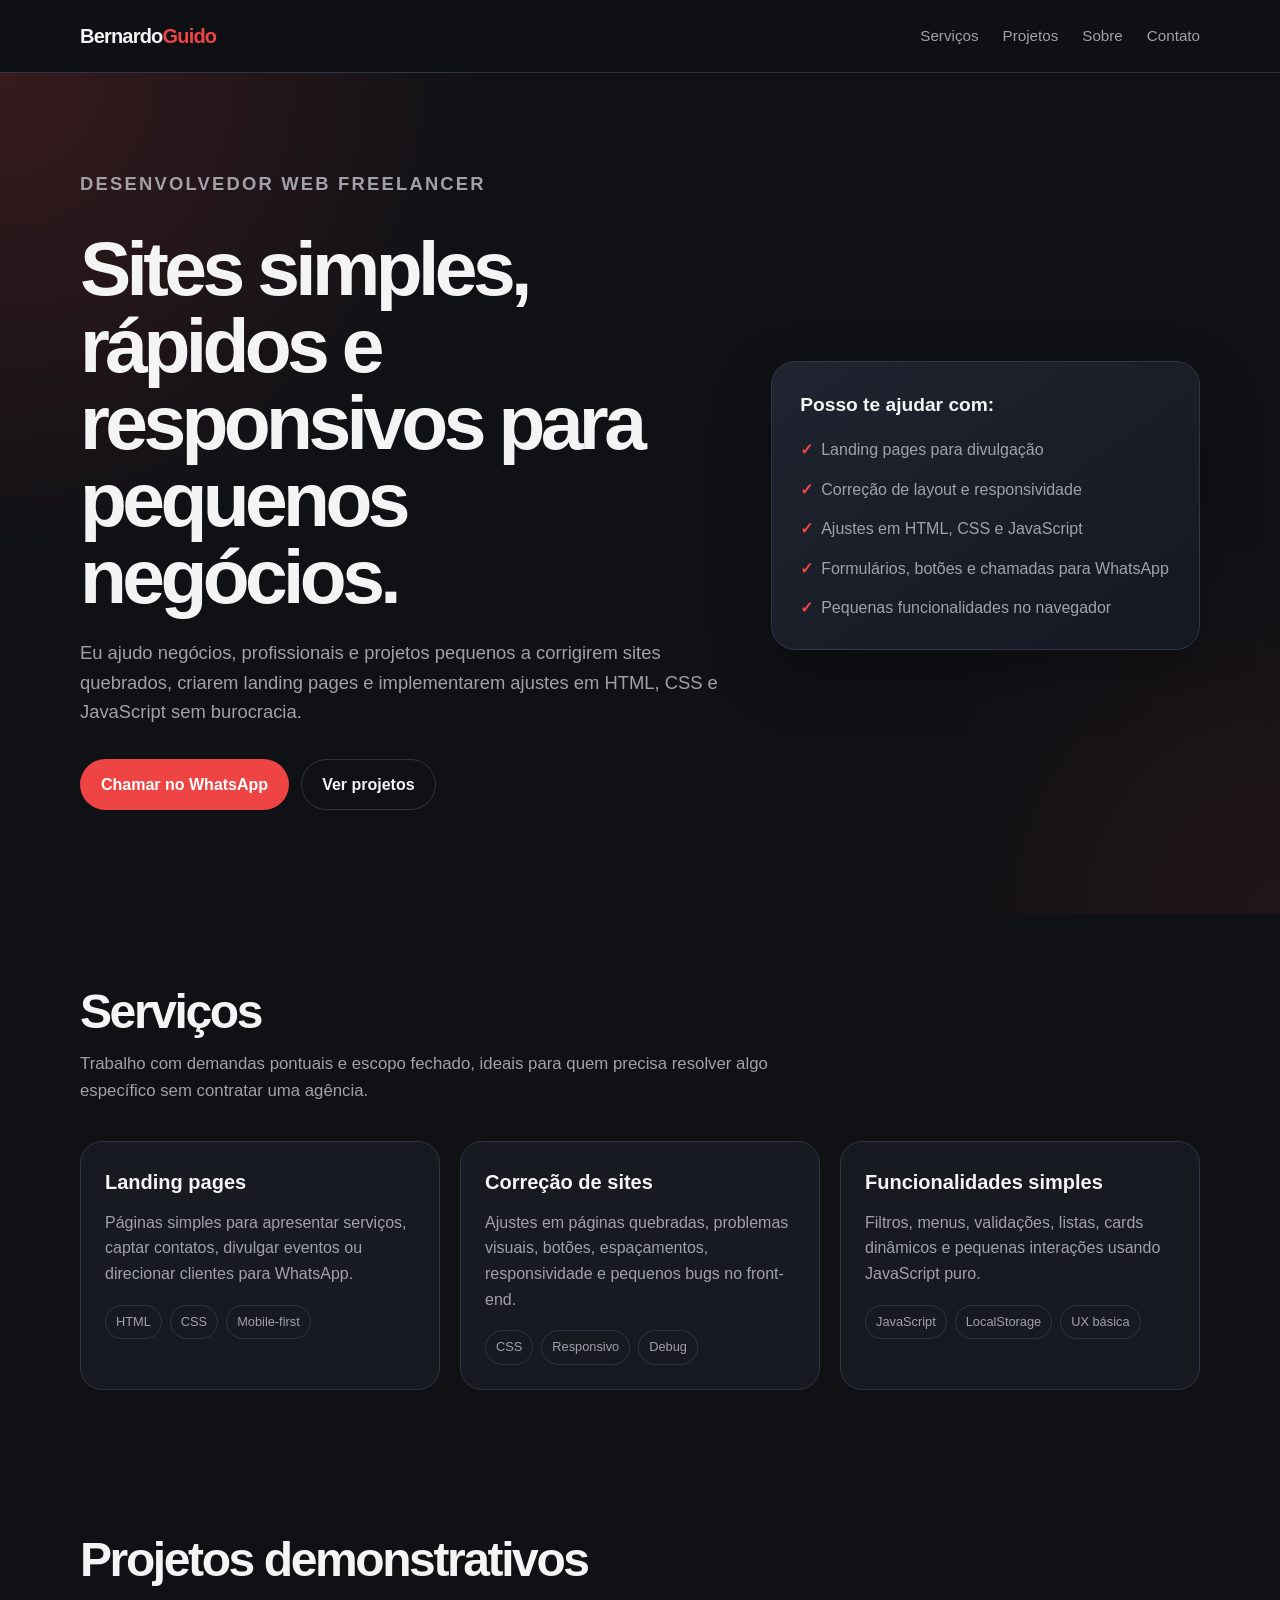
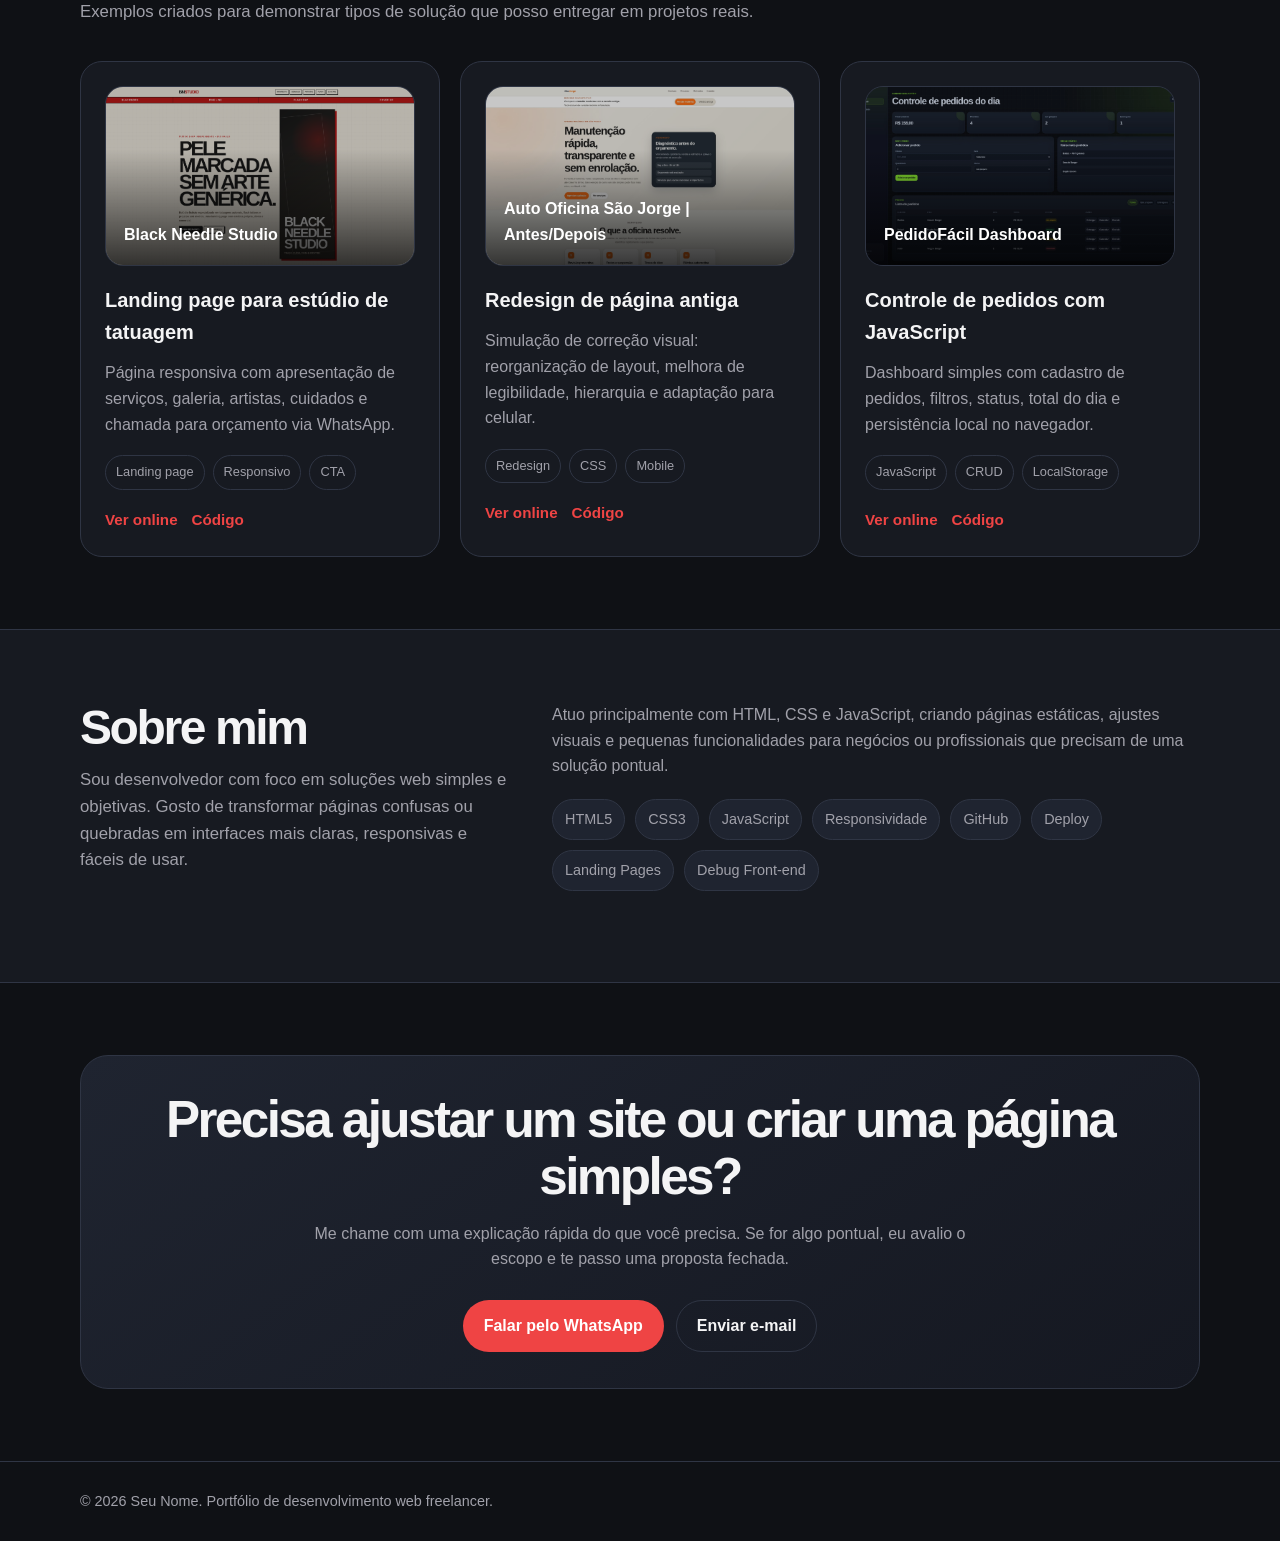
<file: index.html>
<html lang="pt-BR">

<head>
  <meta charset="UTF-8" />
  <meta name="viewport" content="width=device-width, initial-scale=1.0" />
  <meta name="description"
    content="Portfólio de desenvolvedor web freelancer especializado em landing pages, ajustes de sites, responsividade e pequenos sistemas em JavaScript." />
  <title>Bernardo Guido | Desenvolvedor Web Freelancer</title>
  <link rel="stylesheet" href="styles.css" />
</head>

<body>
  <header>
    <div class="container nav">
      <a href="#top" class="logo">Bernardo<span>Guido</span></a>

      <button class="menu-toggle" type="button" aria-label="Abrir menu" aria-expanded="false"
        aria-controls="menu-principal">
        <span></span>
        <span></span>
        <span></span>
      </button>

      <nav id="menu-principal" class="nav-links" aria-label="Navegação principal">
        <a href="#servicos">Serviços</a>
        <a href="#projetos">Projetos</a>
        <a href="#sobre">Sobre</a>
        <a href="#contato">Contato</a>
      </nav>
    </div>
  </header>

  <main id="top">
    <section class="hero">
      <div class="container hero-grid">
        <div>
          <p class="eyebrow">Desenvolvedor web freelancer</p>
          <h1>Sites simples, rápidos e responsivos para pequenos negócios.</h1>
          <p>
            Eu ajudo negócios, profissionais e projetos pequenos a corrigirem sites quebrados,
            criarem landing pages e implementarem ajustes em HTML, CSS e JavaScript sem burocracia.
          </p>
          <div class="hero-actions">
            <a class="btn btn-primary" href="https://wa.me/5511970653429" target="_blank"
              rel="noopener noreferrer">Chamar no WhatsApp</a>
            <a class="btn btn-secondary" href="#projetos">Ver projetos</a>
          </div>
        </div>

        <aside class="hero-card" aria-label="Resumo dos serviços">
          <h2>Posso te ajudar com:</h2>
          <ul>
            <li>Landing pages para divulgação</li>
            <li>Correção de layout e responsividade</li>
            <li>Ajustes em HTML, CSS e JavaScript</li>
            <li>Formulários, botões e chamadas para WhatsApp</li>
            <li>Pequenas funcionalidades no navegador</li>
          </ul>
        </aside>
      </div>
    </section>

    <section id="servicos">
      <div class="container">
        <div class="section-header">
          <h2>Serviços</h2>
          <p>Trabalho com demandas pontuais e escopo fechado, ideais para quem precisa resolver algo específico sem
            contratar uma agência.</p>
        </div>

        <div class="services-grid">
          <article class="card">
            <h3>Landing pages</h3>
            <p>Páginas simples para apresentar serviços, captar contatos, divulgar eventos ou direcionar clientes para
              WhatsApp.</p>
            <div class="tags">
              <span class="tag">HTML</span>
              <span class="tag">CSS</span>
              <span class="tag">Mobile-first</span>
            </div>
          </article>

          <article class="card">
            <h3>Correção de sites</h3>
            <p>Ajustes em páginas quebradas, problemas visuais, botões, espaçamentos, responsividade e pequenos bugs no
              front-end.</p>
            <div class="tags">
              <span class="tag">CSS</span>
              <span class="tag">Responsivo</span>
              <span class="tag">Debug</span>
            </div>
          </article>

          <article class="card">
            <h3>Funcionalidades simples</h3>
            <p>Filtros, menus, validações, listas, cards dinâmicos e pequenas interações usando JavaScript puro.</p>
            <div class="tags">
              <span class="tag">JavaScript</span>
              <span class="tag">LocalStorage</span>
              <span class="tag">UX básica</span>
            </div>
          </article>
        </div>
      </div>
    </section>

    <section id="projetos">
      <div class="container">
        <div class="section-header">
          <h2>Projetos demonstrativos</h2>
          <p>Exemplos criados para demonstrar tipos de solução que posso entregar em projetos reais.</p>
        </div>

        <div class="projects-grid">
          <article class="card">
            <div class="project-preview">
              <img src="assets/preview-black-needle.jpg" alt="Preview do projeto Black Needle Studio" />
              <span>Black Needle Studio</span>
            </div>
            <h3>Landing page para estúdio de tatuagem</h3>
            <p>Página responsiva com apresentação de serviços, galeria, artistas, cuidados e chamada para orçamento via
              WhatsApp.</p>
            <div class="tags">
              <span class="tag">Landing page</span>
              <span class="tag">Responsivo</span>
              <span class="tag">CTA</span>
            </div>
            <div class="project-links">
              <a href="projetos/black-needle-studio/" aria-label="Ver projeto Black Needle Studio online">Ver
                online</a>
              <a href="https://github.com/Beguido2/portfolio-freelas/tree/main/projetos/black-needle-studio"
                target="_blank" rel="noopener noreferrer" aria-label="Ver código Black Needle Studio">Código</a>
            </div>
          </article>

          <article class="card">
            <div class="project-preview">
              <img src="assets/preview-auto-oficina.jpg" alt="Preview do projeto Auto Oficina São Jorge" />
              <span>Auto Oficina São Jorge | Antes/Depois</span>
            </div>
            <h3>Redesign de página antiga</h3>
            <p>Simulação de correção visual: reorganização de layout, melhora de legibilidade, hierarquia e adaptação
              para celular.</p>
            <div class="tags">
              <span class="tag">Redesign</span>
              <span class="tag">CSS</span>
              <span class="tag">Mobile</span>
            </div>
            <div class="project-links">
              <a href="projetos/auto-oficina-sao-jorge/" aria-label="Ver projeto Auto Oficina São Jorge online">Ver
                online</a>
              <a href="https://github.com/Beguido2/portfolio-freelas/tree/main/projetos/auto-oficina-sao-jorge"
                target="_blank" rel="noopener noreferrer" aria-label="Ver código do redesign">Código</a>
            </div>
          </article>

          <article class="card">
            <div class="project-preview">
              <img src="assets/preview-pedido-facil.jpg" alt="Preview do projeto PedidoFácil Dashboard" />
              <span>PedidoFácil Dashboard</span>
            </div>
            <h3>Controle de pedidos com JavaScript</h3>
            <p>Dashboard simples com cadastro de pedidos, filtros, status, total do dia e persistência local no
              navegador.</p>
            <div class="tags">
              <span class="tag">JavaScript</span>
              <span class="tag">CRUD</span>
              <span class="tag">LocalStorage</span>
            </div>
            <div class="project-links">
              <a href="projetos/pedido-facil-dashboard/" aria-label="Ver projeto PedidoFácil Dashboard online">Ver
                online</a>
              <a href="https://github.com/Beguido2/portfolio-freelas/tree/main/projetos/pedido-facil-dashboard"
                target="_blank" rel="noopener noreferrer" aria-label="Ver código do mini dashboard">Código</a>
            </div>
          </article>
        </div>
      </div>
    </section>

    <section id="sobre" class="about">
      <div class="container about-grid">
        <div class="section-header">
          <h2>Sobre mim</h2>
          <p>
            Sou desenvolvedor com foco em soluções web simples e objetivas. Gosto de transformar páginas confusas ou
            quebradas em interfaces mais claras, responsivas e fáceis de usar.
          </p>
        </div>

        <div>
          <p class="about-text">
            Atuo principalmente com HTML, CSS e JavaScript, criando páginas estáticas, ajustes visuais e pequenas
            funcionalidades para negócios ou profissionais que precisam de uma solução pontual.
          </p>
          <div class="skills">
            <span class="skill">HTML5</span>
            <span class="skill">CSS3</span>
            <span class="skill">JavaScript</span>
            <span class="skill">Responsividade</span>
            <span class="skill">GitHub</span>
            <span class="skill">Deploy</span>
            <span class="skill">Landing Pages</span>
            <span class="skill">Debug Front-end</span>
          </div>
        </div>
      </div>
    </section>

    <section id="contato">
      <div class="container">
        <div class="contact-box">
          <h2>Precisa ajustar um site ou criar uma página simples?</h2>
          <p>
            Me chame com uma explicação rápida do que você precisa. Se for algo pontual, eu avalio o escopo e te passo
            uma proposta fechada.
          </p>
          <div class="hero-actions contact-actions">
            <a class="btn btn-primary" href="https://wa.me/5511970653429" target="_blank"
              rel="noopener noreferrer">Falar pelo WhatsApp</a>
            <a class="btn btn-secondary" href="mailto:beguidof@gmail.com">Enviar e-mail</a>
          </div>
        </div>
      </div>
    </section>
  </main>

  <footer>
    <div class="container">
      <p>© 2026 Seu Nome. Portfólio de desenvolvimento web freelancer.</p>
    </div>
  </footer>
  <script src="script.js"></script>
</body>

</html>
</file>
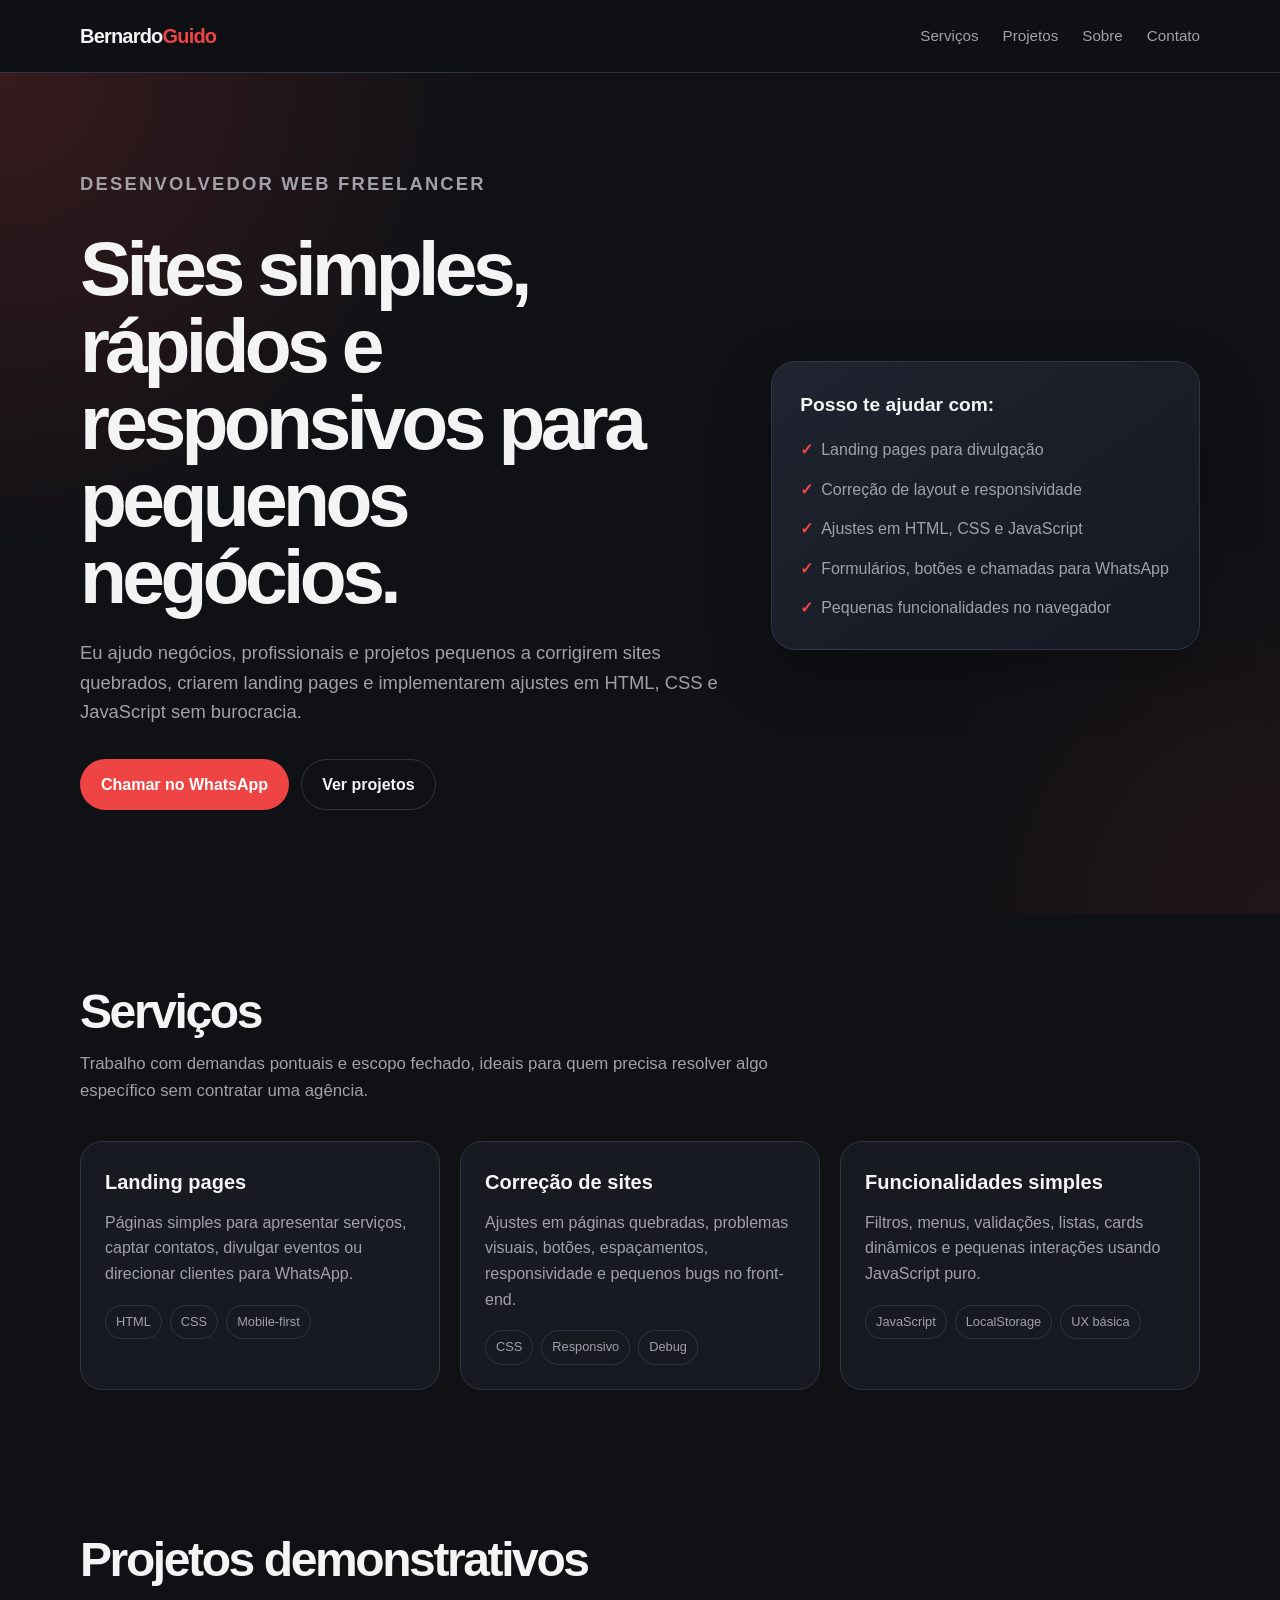
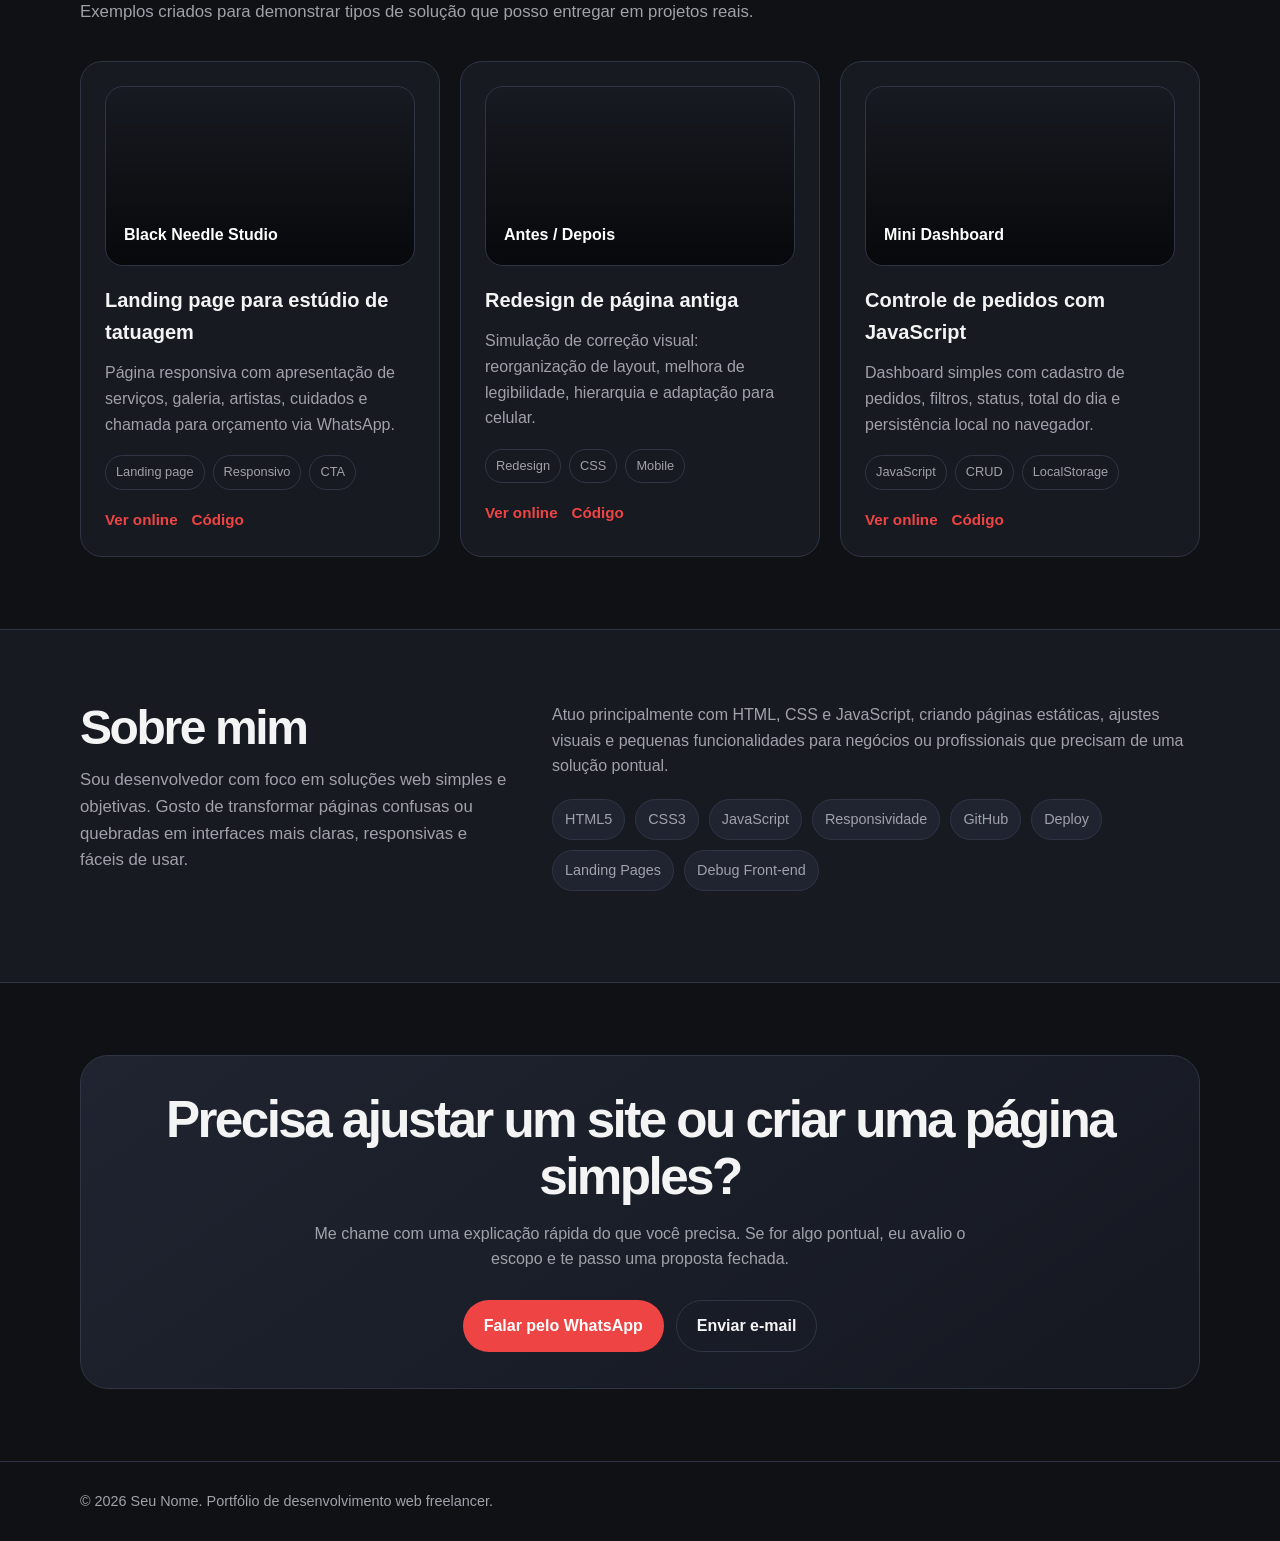
<file: Site portfolio/index.html>
<html lang="pt-BR">
<head>
  <meta charset="UTF-8" />
  <meta name="viewport" content="width=device-width, initial-scale=1.0" />
  <meta name="description" content="Portfólio de desenvolvedor web freelancer especializado em landing pages, ajustes de sites, responsividade e pequenos sistemas em JavaScript." />
  <title>Bernardo Guido | Desenvolvedor Web Freelancer</title>
  <link rel="stylesheet" href="styles.css" />
</head>
<body>
  <header>
    <div class="container nav">
<a href="#top" class="logo">Bernardo<span>Guido</span></a>

<button class="menu-toggle" type="button" aria-label="Abrir menu" aria-expanded="false" aria-controls="menu-principal">
  <span></span>
  <span></span>
  <span></span>
</button>

<nav id="menu-principal" class="nav-links" aria-label="Navegação principal">
        <a href="#servicos">Serviços</a>
        <a href="#projetos">Projetos</a>
        <a href="#sobre">Sobre</a>
        <a href="#contato">Contato</a>
      </nav>
    </div>
  </header>

  <main id="top">
    <section class="hero">
      <div class="container hero-grid">
        <div>
          <p class="eyebrow">Desenvolvedor web freelancer</p>
          <h1>Sites simples, rápidos e responsivos para pequenos negócios.</h1>
          <p>
            Eu ajudo negócios, profissionais e projetos pequenos a corrigirem sites quebrados,
            criarem landing pages e implementarem ajustes em HTML, CSS e JavaScript sem burocracia.
          </p>
          <div class="hero-actions">
            <a class="btn btn-primary" href="https://wa.me/5511970653429" target="_blank" rel="noopener noreferrer">Chamar no WhatsApp</a>
            <a class="btn btn-secondary" href="#projetos">Ver projetos</a>
          </div>
        </div>

        <aside class="hero-card" aria-label="Resumo dos serviços">
          <h2>Posso te ajudar com:</h2>
          <ul>
            <li>Landing pages para divulgação</li>
            <li>Correção de layout e responsividade</li>
            <li>Ajustes em HTML, CSS e JavaScript</li>
            <li>Formulários, botões e chamadas para WhatsApp</li>
            <li>Pequenas funcionalidades no navegador</li>
          </ul>
        </aside>
      </div>
    </section>

    <section id="servicos">
      <div class="container">
        <div class="section-header">
          <h2>Serviços</h2>
          <p>Trabalho com demandas pontuais e escopo fechado, ideais para quem precisa resolver algo específico sem contratar uma agência.</p>
        </div>

        <div class="services-grid">
          <article class="card">
            <h3>Landing pages</h3>
            <p>Páginas simples para apresentar serviços, captar contatos, divulgar eventos ou direcionar clientes para WhatsApp.</p>
            <div class="tags">
              <span class="tag">HTML</span>
              <span class="tag">CSS</span>
              <span class="tag">Mobile-first</span>
            </div>
          </article>

          <article class="card">
            <h3>Correção de sites</h3>
            <p>Ajustes em páginas quebradas, problemas visuais, botões, espaçamentos, responsividade e pequenos bugs no front-end.</p>
            <div class="tags">
              <span class="tag">CSS</span>
              <span class="tag">Responsivo</span>
              <span class="tag">Debug</span>
            </div>
          </article>

          <article class="card">
            <h3>Funcionalidades simples</h3>
            <p>Filtros, menus, validações, listas, cards dinâmicos e pequenas interações usando JavaScript puro.</p>
            <div class="tags">
              <span class="tag">JavaScript</span>
              <span class="tag">LocalStorage</span>
              <span class="tag">UX básica</span>
            </div>
          </article>
        </div>
      </div>
    </section>

    <section id="projetos">
      <div class="container">
        <div class="section-header">
          <h2>Projetos demonstrativos</h2>
          <p>Exemplos criados para demonstrar tipos de solução que posso entregar em projetos reais.</p>
        </div>

        <div class="projects-grid">
          <article class="card">
            <div class="project-preview">Black Needle Studio</div>
            <h3>Landing page para estúdio de tatuagem</h3>
            <p>Página responsiva com apresentação de serviços, galeria, artistas, cuidados e chamada para orçamento via WhatsApp.</p>
            <div class="tags">
              <span class="tag">Landing page</span>
              <span class="tag">Responsivo</span>
              <span class="tag">CTA</span>
            </div>
            <div class="project-links">
              <a href="./projetos/black-needle-studio/" aria-label="Ver projeto Black Needle Studio online">Ver online</a>
              <a href="#" aria-label="Ver código Black Needle Studio">Código</a>
            </div>
          </article>

          <article class="card">
            <div class="project-preview">Antes / Depois</div>
            <h3>Redesign de página antiga</h3>
            <p>Simulação de correção visual: reorganização de layout, melhora de legibilidade, hierarquia e adaptação para celular.</p>
            <div class="tags">
              <span class="tag">Redesign</span>
              <span class="tag">CSS</span>
              <span class="tag">Mobile</span>
            </div>
            <div class="project-links">
              <a href="./projetos/auto-oficina-sao-jorge/" aria-label="Ver projeto Auto Oficina São Jorge online">Ver online</a>
              <a href="#" aria-label="Ver código do redesign">Código</a>
            </div>
          </article>

          <article class="card">
            <div class="project-preview">Mini Dashboard</div>
            <h3>Controle de pedidos com JavaScript</h3>
            <p>Dashboard simples com cadastro de pedidos, filtros, status, total do dia e persistência local no navegador.</p>
            <div class="tags">
              <span class="tag">JavaScript</span>
              <span class="tag">CRUD</span>
              <span class="tag">LocalStorage</span>
            </div>
            <div class="project-links">
              <a href="./projetos/pedido-facil-dashboard/" aria-label="Ver projeto PedidoFácil Dashboard online">Ver online</a>
              <a href="#" aria-label="Ver código do mini dashboard">Código</a>
            </div>
          </article>
        </div>
      </div>
    </section>

    <section id="sobre" class="about">
      <div class="container about-grid">
        <div class="section-header">
          <h2>Sobre mim</h2>
          <p>
            Sou desenvolvedor com foco em soluções web simples e objetivas. Gosto de transformar páginas confusas ou quebradas em interfaces mais claras, responsivas e fáceis de usar.
          </p>
        </div>

        <div>
          <p class="about-text">
            Atuo principalmente com HTML, CSS e JavaScript, criando páginas estáticas, ajustes visuais e pequenas funcionalidades para negócios ou profissionais que precisam de uma solução pontual.
          </p>
          <div class="skills">
            <span class="skill">HTML5</span>
            <span class="skill">CSS3</span>
            <span class="skill">JavaScript</span>
            <span class="skill">Responsividade</span>
            <span class="skill">GitHub</span>
            <span class="skill">Deploy</span>
            <span class="skill">Landing Pages</span>
            <span class="skill">Debug Front-end</span>
          </div>
        </div>
      </div>
    </section>

    <section id="contato">
      <div class="container">
        <div class="contact-box">
          <h2>Precisa ajustar um site ou criar uma página simples?</h2>
          <p>
            Me chame com uma explicação rápida do que você precisa. Se for algo pontual, eu avalio o escopo e te passo uma proposta fechada.
          </p>
          <div class="hero-actions contact-actions">
            <a class="btn btn-primary" href="" target="_blank" rel="noopener noreferrer">Falar pelo WhatsApp</a>
            <a class="btn btn-secondary" href="">Enviar e-mail</a>
          </div>
        </div>
      </div>
    </section>
  </main>

  <footer>
    <div class="container">
      <p>© 2026 Seu Nome. Portfólio de desenvolvimento web freelancer.</p>
    </div>
  </footer>
  <script src="script.js"></script>
</body>
</html>
</file>
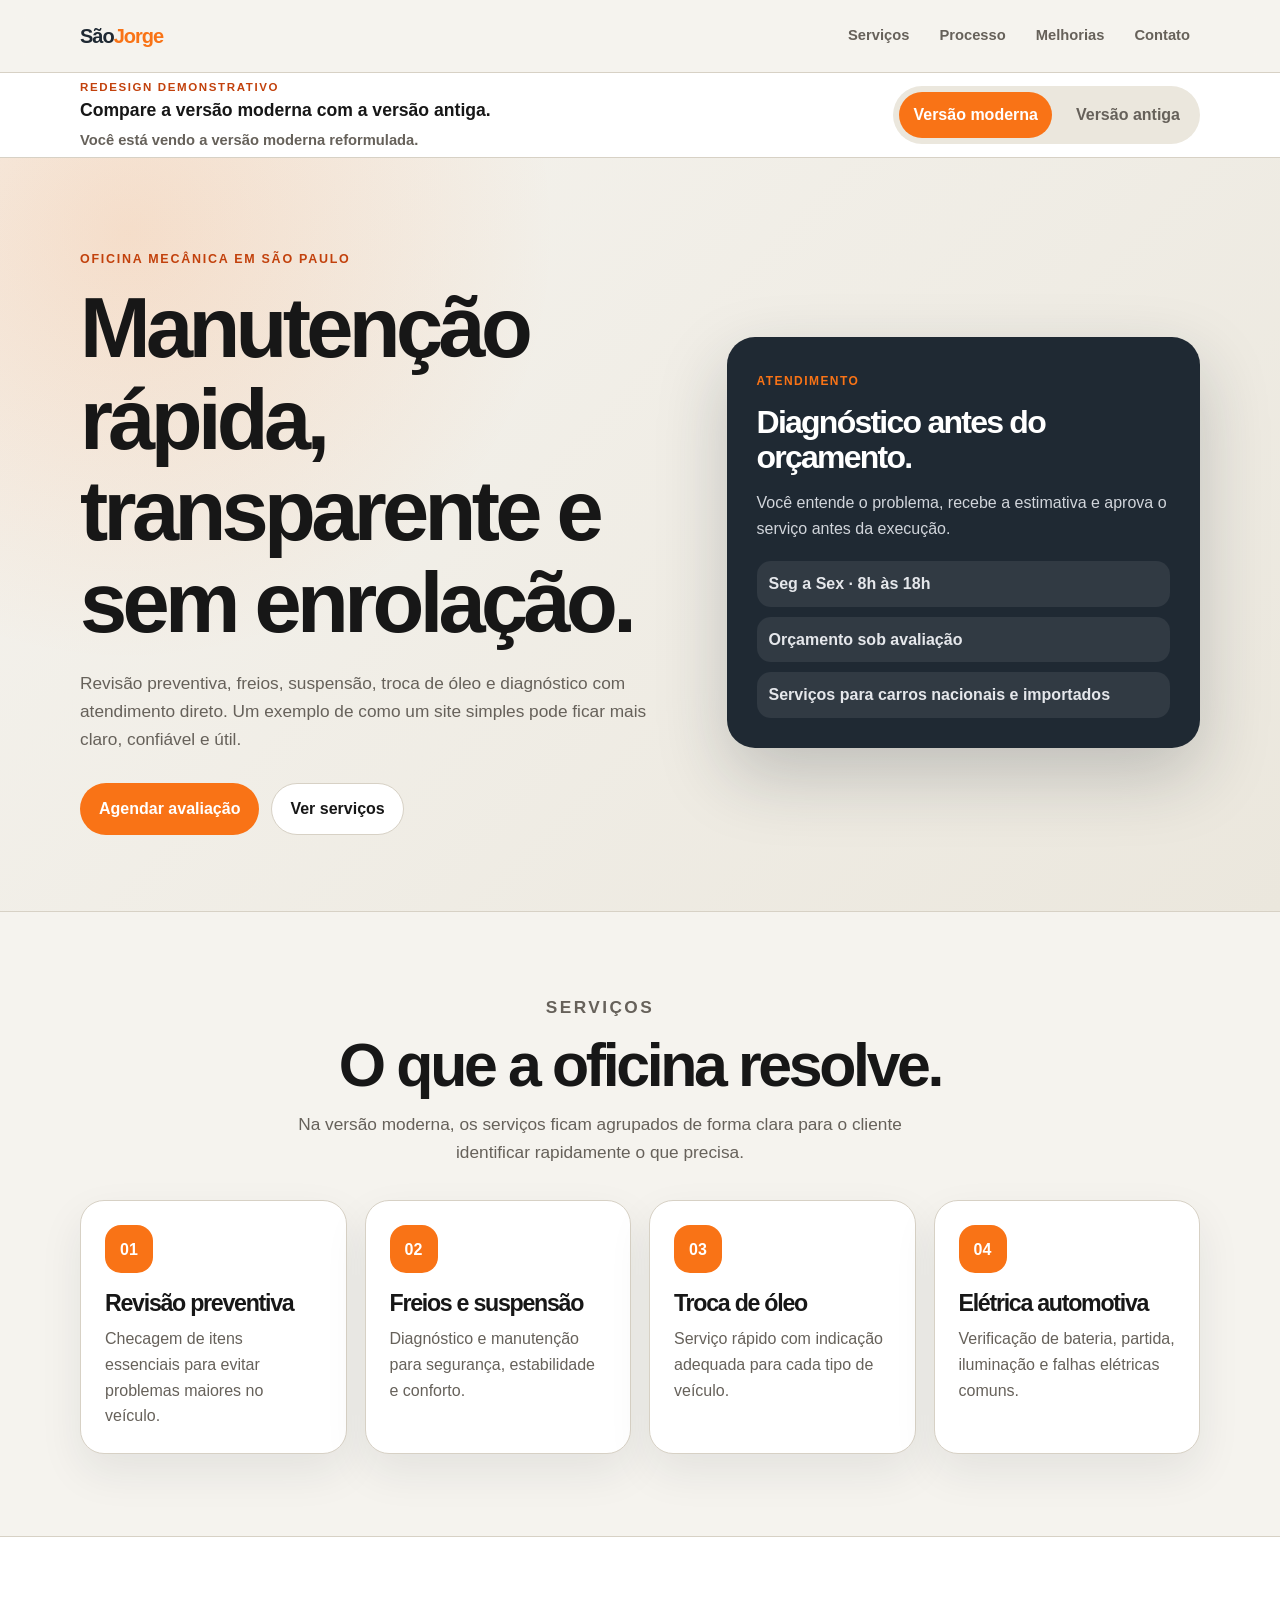
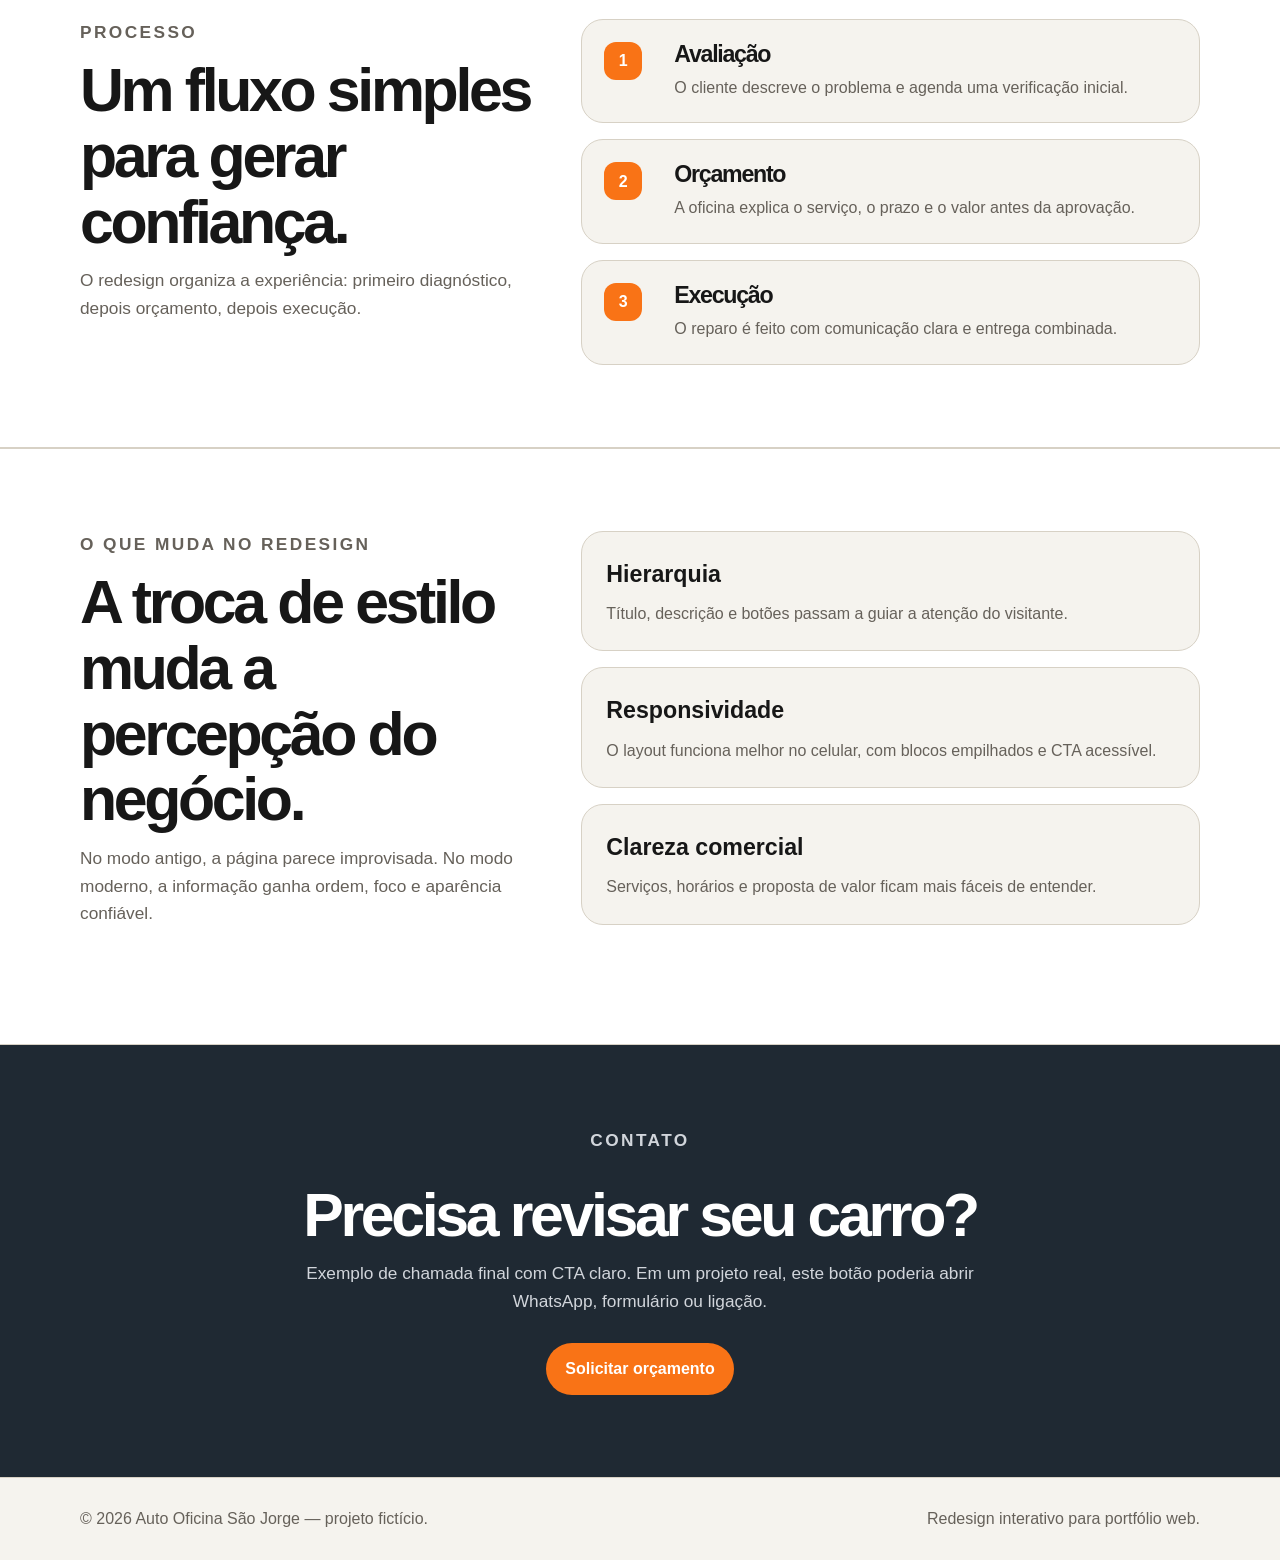
<file: projetos/auto-oficina-sao-jorge/index.html>
<!-- index.html -->
<!DOCTYPE html>
<html lang="pt-BR">

<head>
    <meta charset="UTF-8" />
    <meta name="viewport" content="width=device-width, initial-scale=1.0" />
    <meta name="description"
        content="Projeto demonstrativo de redesign interativo para uma oficina mecânica fictícia, alternando entre versão moderna e versão antiga." />
    <title>Auto Oficina São Jorge | Redesign Interativo</title>
    <link rel="stylesheet" href="styles.css" />
</head>

<body class="modern-mode">
    <header class="site-header">
        <div class="container nav">
            <a href="#top" class="logo">São<span>Jorge</span></a>

            <button class="menu-toggle" type="button" aria-label="Abrir menu" aria-expanded="false"
                aria-controls="main-menu">
                <span></span>
                <span></span>
                <span></span>
            </button>

            <nav id="main-menu" class="nav-links" aria-label="Navegação principal">
                <a href="#servicos">Serviços</a>
                <a href="#processo">Processo</a>
                <a href="#melhorias">Melhorias</a>
                <a href="#contato">Contato</a>
            </nav>
        </div>
    </header>

    <main id="top">
        <section class="mode-panel" aria-label="Alternar versão visual do site">
            <div class="container mode-panel-inner">
                <div>
                    <p class="mode-label">Redesign demonstrativo</p>
                    <strong class="mode-title">Compare a versão moderna com a versão antiga.</strong>
                    <p class="mode-description">
                        Você está vendo a versão moderna reformulada.
                    </p>
                </div>

                <div class="mode-actions">
                    <button class="mode-btn active" type="button" data-mode="modern">Versão moderna</button>
                    <button class="mode-btn" type="button" data-mode="old">Versão antiga</button>
                </div>
            </div>
        </section>

        <section class="hero">
            <div class="container hero-grid">
                <div class="hero-copy">
                    <p class="eyebrow">Oficina mecânica em São Paulo</p>
                    <h1>Manutenção rápida, transparente e sem enrolação.</h1>
                    <p>
                        Revisão preventiva, freios, suspensão, troca de óleo e diagnóstico com atendimento direto.
                        Um exemplo de como um site simples pode ficar mais claro, confiável e útil.
                    </p>
                    <div class="hero-actions">
                        <button class="btn btn-primary" type="button">Agendar avaliação</button>
                        <a class="btn btn-secondary" href="#servicos">Ver serviços</a>
                    </div>
                </div>

                <aside class="hero-card" aria-label="Resumo de atendimento">
                    <span class="card-kicker">Atendimento</span>
                    <h2>Diagnóstico antes do orçamento.</h2>
                    <p>Você entende o problema, recebe a estimativa e aprova o serviço antes da execução.</p>
                    <div class="hero-card-list">
                        <span>Seg a Sex · 8h às 18h</span>
                        <span>Orçamento sob avaliação</span>
                        <span>Serviços para carros nacionais e importados</span>
                    </div>
                </aside>
            </div>
        </section>

        <section id="servicos" class="section services-section">
            <div class="container">
                <div class="section-header centered">
                    <p class="eyebrow">Serviços</p>
                    <h2>O que a oficina resolve.</h2>
                    <p>Na versão moderna, os serviços ficam agrupados de forma clara para o cliente identificar
                        rapidamente o que precisa.</p>
                </div>

                <div class="service-cards">
                    <article>
                        <div class="icon-box">01</div>
                        <h3>Revisão preventiva</h3>
                        <p>Checagem de itens essenciais para evitar problemas maiores no veículo.</p>
                    </article>

                    <article>
                        <div class="icon-box">02</div>
                        <h3>Freios e suspensão</h3>
                        <p>Diagnóstico e manutenção para segurança, estabilidade e conforto.</p>
                    </article>

                    <article>
                        <div class="icon-box">03</div>
                        <h3>Troca de óleo</h3>
                        <p>Serviço rápido com indicação adequada para cada tipo de veículo.</p>
                    </article>

                    <article>
                        <div class="icon-box">04</div>
                        <h3>Elétrica automotiva</h3>
                        <p>Verificação de bateria, partida, iluminação e falhas elétricas comuns.</p>
                    </article>
                </div>
            </div>
        </section>

        <section id="processo" class="section process-section">
            <div class="container process-grid">
                <div class="section-header">
                    <p class="eyebrow">Processo</p>
                    <h2>Um fluxo simples para gerar confiança.</h2>
                    <p>O redesign organiza a experiência: primeiro diagnóstico, depois orçamento, depois execução.</p>
                </div>

                <div class="process-list">
                    <article>
                        <span>1</span>
                        <div>
                            <h3>Avaliação</h3>
                            <p>O cliente descreve o problema e agenda uma verificação inicial.</p>
                        </div>
                    </article>

                    <article>
                        <span>2</span>
                        <div>
                            <h3>Orçamento</h3>
                            <p>A oficina explica o serviço, o prazo e o valor antes da aprovação.</p>
                        </div>
                    </article>

                    <article>
                        <span>3</span>
                        <div>
                            <h3>Execução</h3>
                            <p>O reparo é feito com comunicação clara e entrega combinada.</p>
                        </div>
                    </article>
                </div>
            </div>
        </section>

        <section id="melhorias" class="section improvements-section">
            <div class="container improvements-grid">
                <div class="section-header sticky-title">
                    <p class="eyebrow">O que muda no redesign</p>
                    <h2>A troca de estilo muda a percepção do negócio.</h2>
                    <p>No modo antigo, a página parece improvisada. No modo moderno, a informação ganha ordem, foco e
                        aparência confiável.</p>
                </div>

                <div class="improvement-list">
                    <article>
                        <strong>Hierarquia</strong>
                        <p>Título, descrição e botões passam a guiar a atenção do visitante.</p>
                    </article>

                    <article>
                        <strong>Responsividade</strong>
                        <p>O layout funciona melhor no celular, com blocos empilhados e CTA acessível.</p>
                    </article>

                    <article>
                        <strong>Clareza comercial</strong>
                        <p>Serviços, horários e proposta de valor ficam mais fáceis de entender.</p>
                    </article>
                </div>
            </div>
        </section>

        <section id="contato" class="section contact-section">
            <div class="container contact-box">
                <p class="eyebrow">Contato</p>
                <h2>Precisa revisar seu carro?</h2>
                <p>Exemplo de chamada final com CTA claro. Em um projeto real, este botão poderia abrir WhatsApp,
                    formulário ou ligação.</p>
                <button class="btn btn-primary" type="button">Solicitar orçamento</button>
            </div>
        </section>
    </main>

    <footer class="site-footer">
        <div class="container footer-content">
            <p>© 2026 Auto Oficina São Jorge — projeto fictício.</p>
            <p>Redesign interativo para portfólio web.</p>
        </div>
    </footer>

    <script src="script.js"></script>
</body>

</html>
</file>
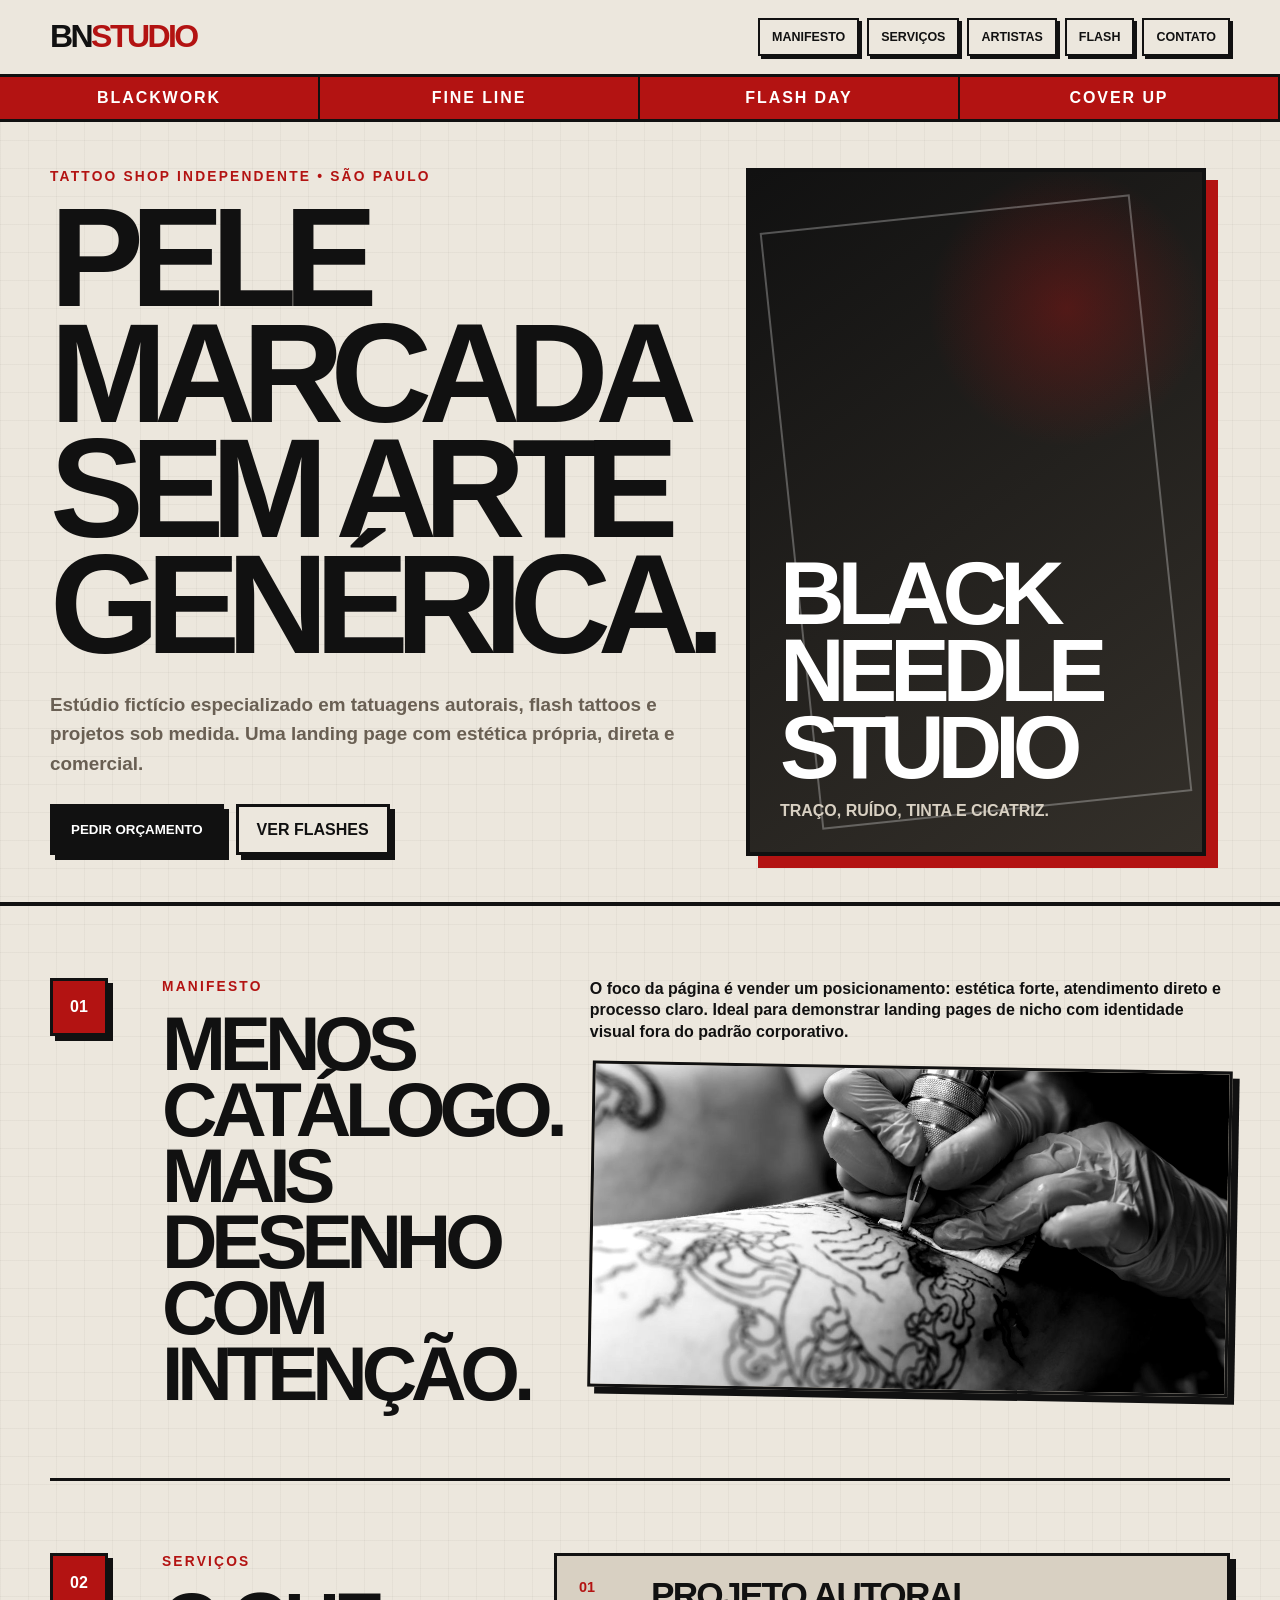
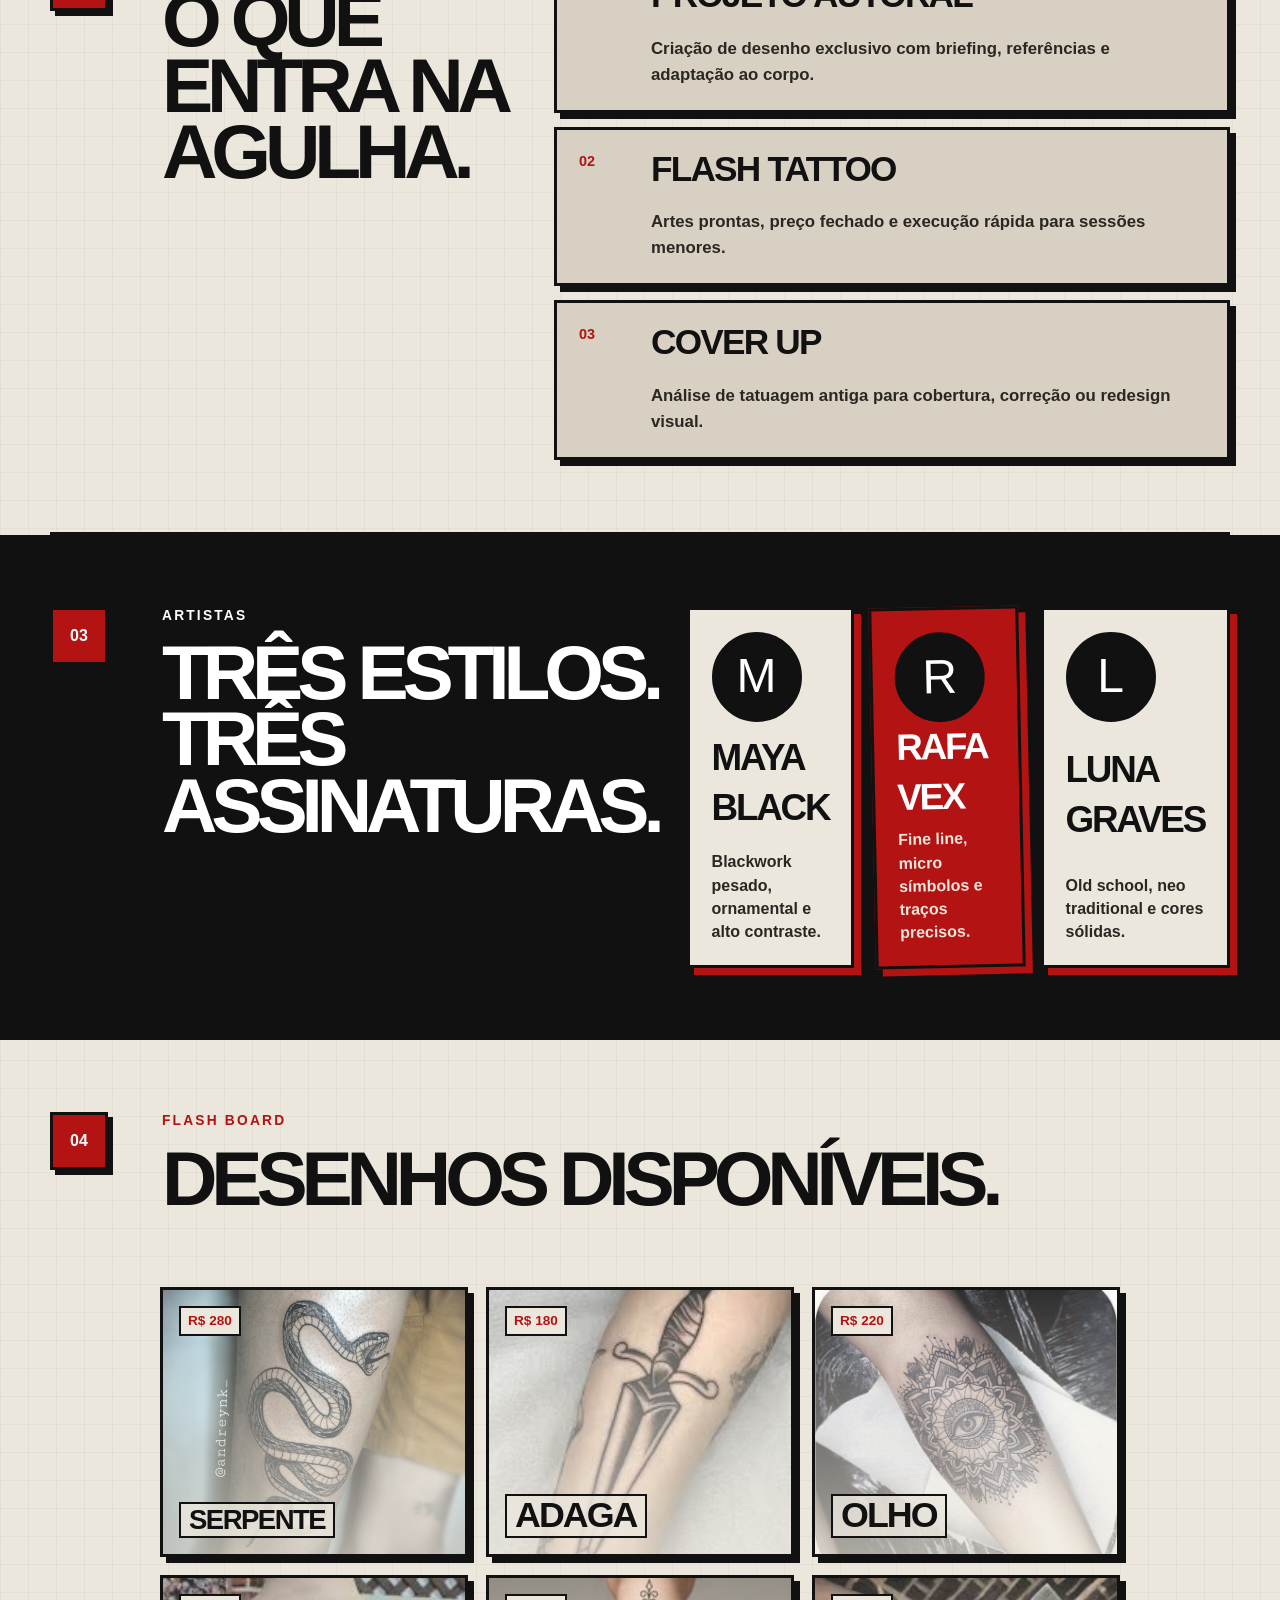
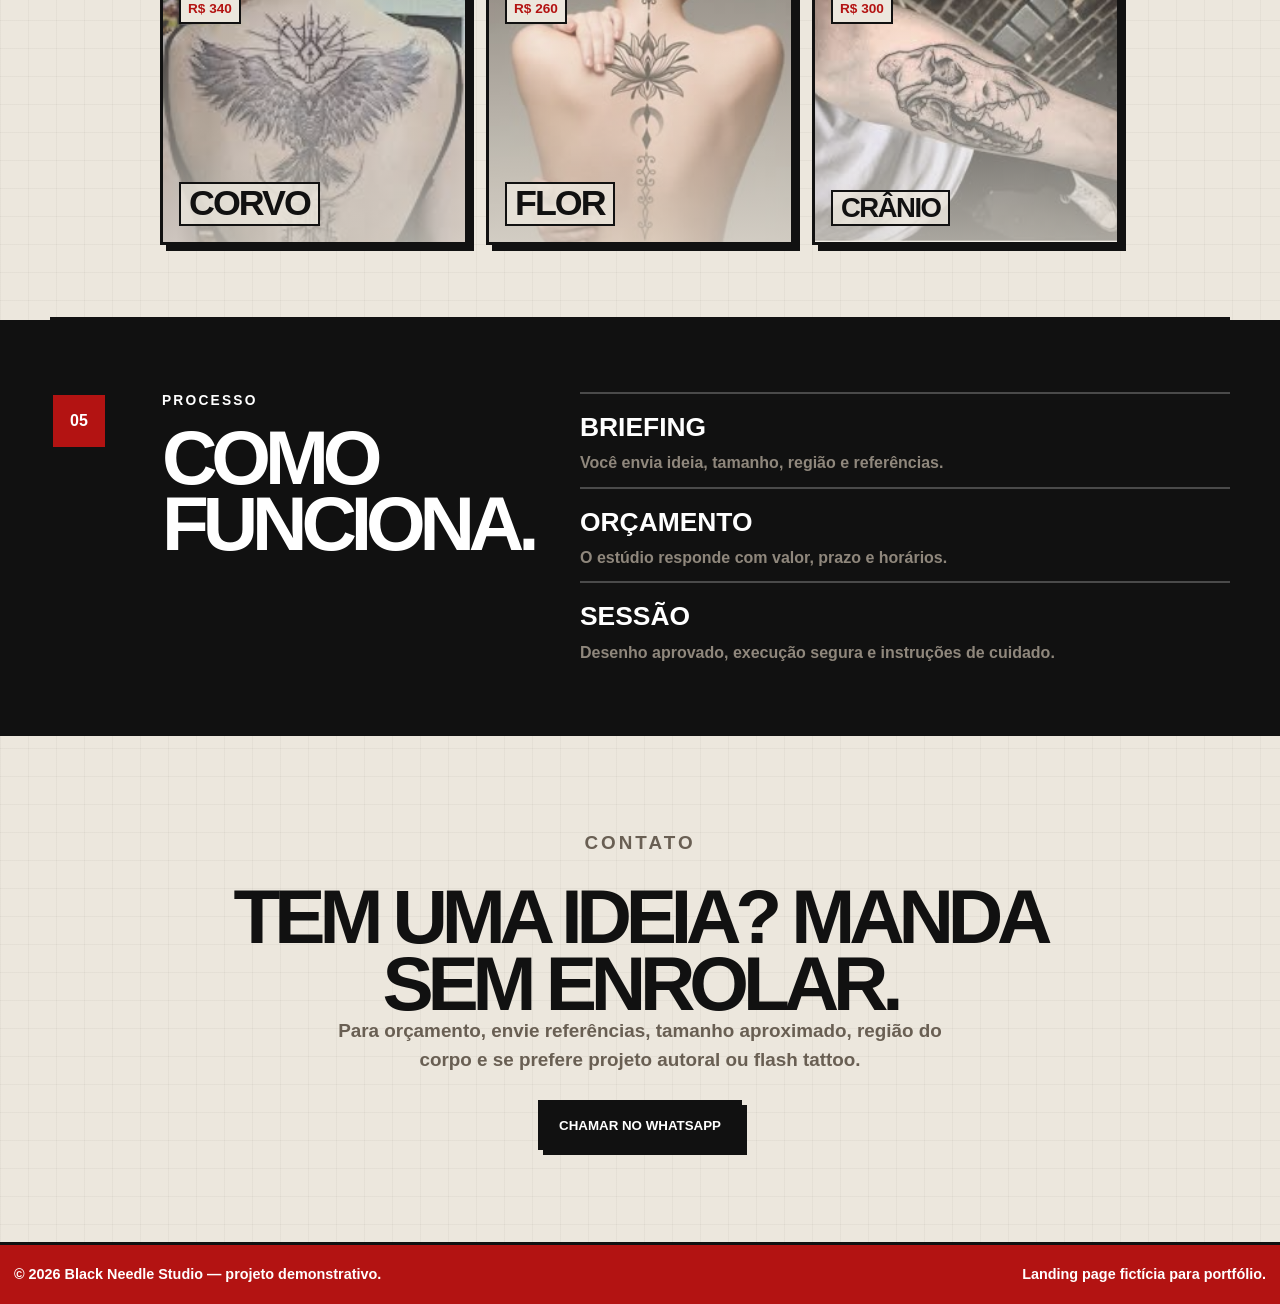
<file: projetos/black-needle-studio/index.html>
<!-- index.html -->
<!DOCTYPE html>
<html lang="pt-BR">

<head>
  <meta charset="UTF-8" />
  <meta name="viewport" content="width=device-width, initial-scale=1.0" />
  <meta name="description"
    content="Landing page demonstrativa para estúdio de tatuagem, com serviços, artistas, galeria e contato via WhatsApp." />
  <title>Black Needle Studio | Tattoo & Piercing</title>
  <link rel="stylesheet" href="styles.css" />
</head>

<body>
  <header class="site-header">
    <div class="nav-shell">
      <a href="#top" class="logo" aria-label="Black Needle Studio">BN<span>Studio</span></a>

      <button class="menu-toggle" type="button" aria-label="Abrir menu" aria-expanded="false" aria-controls="main-menu">
        <span></span>
        <span></span>
        <span></span>
      </button>

      <nav id="main-menu" class="nav-links" aria-label="Navegação principal">
        <a href="#manifesto">Manifesto</a>
        <a href="#servicos">Serviços</a>
        <a href="#artistas">Artistas</a>
        <a href="#flash">Flash</a>
        <a href="#contato">Contato</a>
      </nav>
    </div>
  </header>

  <main id="top">
    <section class="hero">
      <div class="hero-marquee" aria-hidden="true">
        <span>BLACKWORK</span>
        <span>FINE LINE</span>
        <span>FLASH DAY</span>
        <span>COVER UP</span>
      </div>

      <div class="hero-layout">
        <div class="hero-copy">
          <p class="kicker">Tattoo shop independente • São Paulo</p>
          <h1>Pele marcada sem arte genérica.</h1>
          <p>
            Estúdio fictício especializado em tatuagens autorais, flash tattoos e projetos sob medida.
            Uma landing page com estética própria, direta e comercial.
          </p>
          <div class="hero-actions">
            <button class="btn btn-dark" type="button">Pedir orçamento</button>
            <a href="#flash" class="btn btn-outline">Ver flashes</a>
          </div>
        </div>

        <div class="hero-poster" aria-label="Cartaz visual do estúdio">
          <span class="poster-number"></span>
          <strong>Black Needle Studio</strong>
          <p>Traço, ruído, tinta e cicatriz.</p>
        </div>
      </div>
    </section>

    <section id="manifesto" class="manifesto section-block">
      <div class="section-number">01</div>

      <div>
        <p class="kicker">Manifesto</p>
        <h2>Menos catálogo. Mais desenho com intenção.</h2>
      </div>

      <div class="manifesto-content">
        <p>
          O foco da página é vender um posicionamento: estética forte,
          atendimento direto e processo claro. Ideal para demonstrar landing
          pages de nicho com identidade visual fora do padrão corporativo.
        </p>

        <figure class="manifesto-image">
          <img src="./assets/tattooing.jpg" alt="Tatuador trabalhando em uma sessão de tatuagem" />
        </figure>
      </div>
    </section>

    <section id="servicos" class="services section-block">
      <div class="section-number">02</div>
      <div class="section-heading">
        <p class="kicker">Serviços</p>
        <h2>O que entra na agulha.</h2>
      </div>

      <div class="service-list">
        <article>
          <span>01</span>
          <h3>Projeto autoral</h3>
          <p>Criação de desenho exclusivo com briefing, referências e adaptação ao corpo.</p>
        </article>

        <article>
          <span>02</span>
          <h3>Flash tattoo</h3>
          <p>Artes prontas, preço fechado e execução rápida para sessões menores.</p>
        </article>

        <article>
          <span>03</span>
          <h3>Cover up</h3>
          <p>Análise de tatuagem antiga para cobertura, correção ou redesign visual.</p>
        </article>
      </div>
    </section>

    <section id="artistas" class="artists section-block inverted">
      <div class="section-number">03</div>
      <div class="section-heading">
        <p class="kicker">Artistas</p>
        <h2>Três estilos. Três assinaturas.</h2>
      </div>

      <div class="artist-strip">
        <article class="artist-card">
          <div class="artist-mark">M</div>
          <h3>Maya Black</h3>
          <p>Blackwork pesado, ornamental e alto contraste.</p>
        </article>

        <article class="artist-card featured">
          <div class="artist-mark">R</div>
          <h3>Rafa Vex</h3>
          <p>Fine line, micro símbolos e traços precisos.</p>
        </article>

        <article class="artist-card">
          <div class="artist-mark">L</div>
          <h3>Luna Graves</h3>
          <p>Old school, neo traditional e cores sólidas.</p>
        </article>
      </div>
    </section>

    <section id="flash" class="flash section-block">
      <div class="section-number">04</div>
      <div class="section-heading">
        <p class="kicker">Flash board</p>
        <h2>Desenhos disponíveis.</h2>
      </div>

      <div class="flash-board">
        <div class="flash-board">
          <article class="flash-card flash-serpente">
            <span>R$ 280</span>
            <h3>Serpente</h3>
          </article>

          <article class="flash-card flash-adaga">
            <span>R$ 180</span>
            <h3>Adaga</h3>
          </article>

          <article class="flash-card flash-olho">
            <span>R$ 220</span>
            <h3>Olho</h3>
          </article>

          <article class="flash-card flash-corvo">
            <span>R$ 340</span>
            <h3>Corvo</h3>
          </article>

          <article class="flash-card flash-flor">
            <span>R$ 260</span>
            <h3>Flor</h3>
          </article>

          <article class="flash-card flash-cranio">
            <span>R$ 300</span>
            <h3>Crânio</h3>
          </article>
        </div>
      </div>
    </section>

    <section class="process section-block inverted">
      <div class="section-number">05</div>
      <div class="section-heading">
        <p class="kicker">Processo</p>
        <h2>Como funciona.</h2>
      </div>

      <ol class="process-list">
        <li>
          <strong>Briefing</strong>
          <span>Você envia ideia, tamanho, região e referências.</span>
        </li>
        <li>
          <strong>Orçamento</strong>
          <span>O estúdio responde com valor, prazo e horários.</span>
        </li>
        <li>
          <strong>Sessão</strong>
          <span>Desenho aprovado, execução segura e instruções de cuidado.</span>
        </li>
      </ol>
    </section>

    <section id="contato" class="contact">
      <p class="kicker">Contato</p>
      <h2>Tem uma ideia? Manda sem enrolar.</h2>
      <p>
        Para orçamento, envie referências, tamanho aproximado, região do corpo e se prefere projeto autoral ou flash
        tattoo.
      </p>
      <button class="btn btn-dark" type="button">Chamar no WhatsApp</button>
    </section>
  </main>

  <footer class="site-footer">
    <p>© 2026 Black Needle Studio — projeto demonstrativo.</p>
    <p>Landing page fictícia para portfólio.</p>
  </footer>

  <script src="script.js"></script>
</body>

</html>
</file>
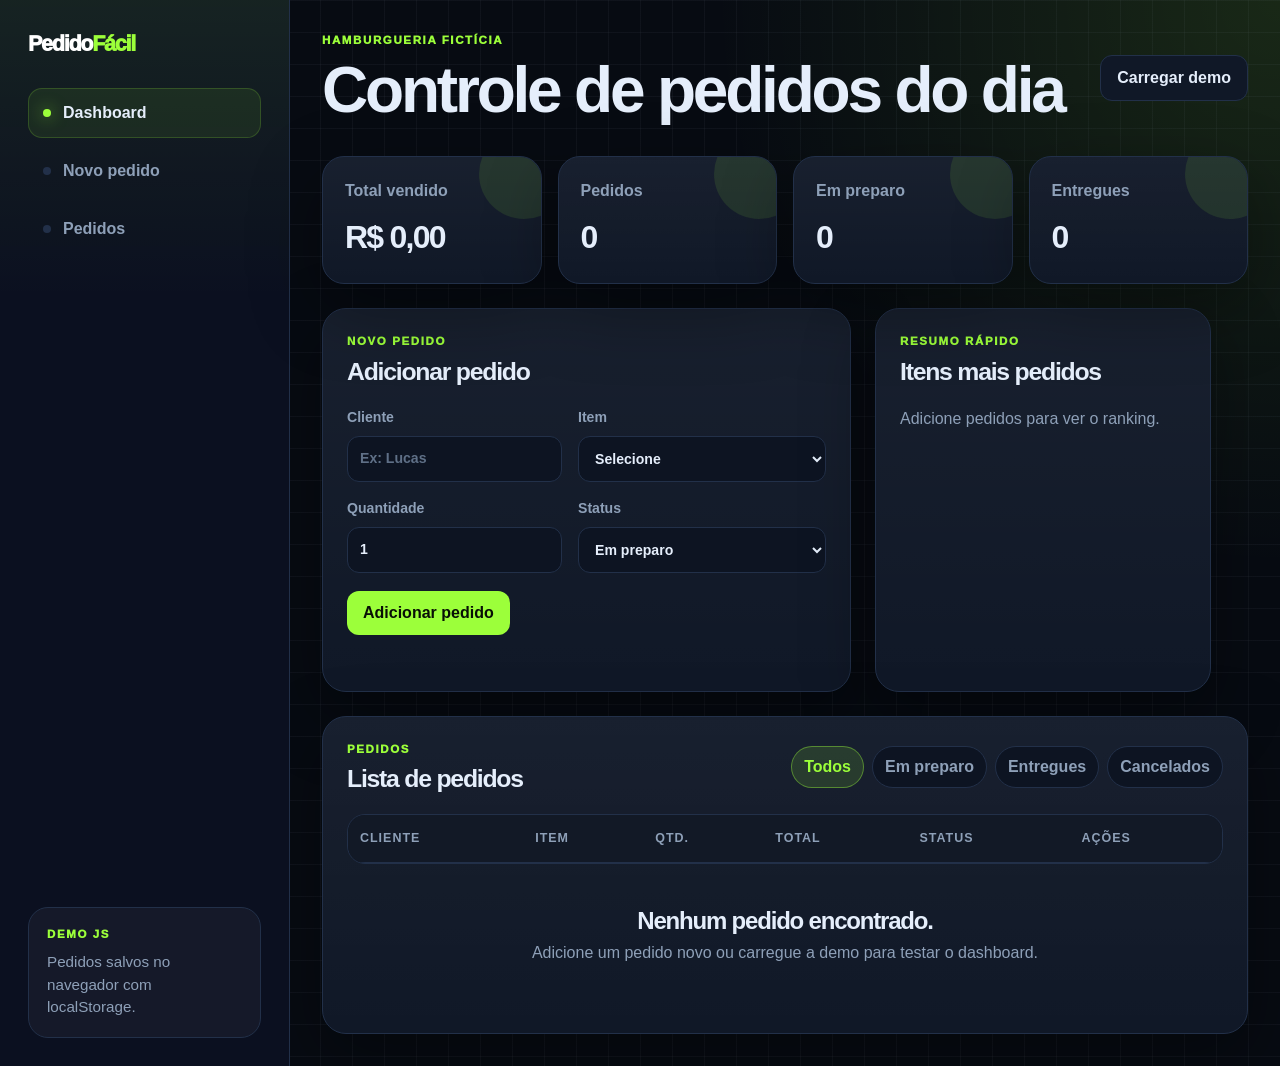
<file: projetos/pedido-facil-dashboard/index.html>
<!-- index.html -->
<!DOCTYPE html>
<html lang="pt-BR">
<head>
  <meta charset="UTF-8" />
  <meta name="viewport" content="width=device-width, initial-scale=1.0" />
  <meta name="description" content="Mini dashboard demonstrativo em JavaScript para controle de pedidos de uma hamburgueria fictícia." />
  <title>PedidoFácil | Mini Dashboard JS</title>
  <link rel="stylesheet" href="styles.css" />
</head>
<body>
  <div class="app-shell">
    <aside class="sidebar">
      <a href="#top" class="logo">Pedido<span>Fácil</span></a>

      <nav class="side-nav" aria-label="Navegação do dashboard">
        <a href="#top" class="active">Dashboard</a>
        <a href="#novo-pedido">Novo pedido</a>
        <a href="#pedidos">Pedidos</a>
      </nav>

      <div class="sidebar-card">
        <span>Demo JS</span>
        <p>Pedidos salvos no navegador com localStorage.</p>
      </div>
    </aside>

    <main id="top" class="main-content">
      <header class="topbar">
        <div>
          <p class="eyebrow">Hamburgueria fictícia</p>
          <h1>Controle de pedidos do dia</h1>
        </div>
        <button id="seedDemoBtn" class="btn btn-secondary" type="button">Carregar demo</button>
      </header>

      <section class="metrics-grid" aria-label="Resumo dos pedidos">
        <article class="metric-card">
          <span>Total vendido</span>
          <strong id="totalRevenue">R$ 0,00</strong>
        </article>

        <article class="metric-card">
          <span>Pedidos</span>
          <strong id="totalOrders">0</strong>
        </article>

        <article class="metric-card">
          <span>Em preparo</span>
          <strong id="preparingOrders">0</strong>
        </article>

        <article class="metric-card">
          <span>Entregues</span>
          <strong id="deliveredOrders">0</strong>
        </article>
      </section>

      <section id="novo-pedido" class="dashboard-grid">
        <form id="orderForm" class="panel order-form">
          <div class="panel-header">
            <div>
              <p class="eyebrow">Novo pedido</p>
              <h2>Adicionar pedido</h2>
            </div>
          </div>

          <div class="form-grid">
            <label>
              Cliente
              <input id="customerName" type="text" placeholder="Ex: Lucas" required />
            </label>

            <label>
              Item
              <select id="orderItem" required>
                <option value="">Selecione</option>
                <option value="Smash Burger" data-price="28">Smash Burger — R$ 28</option>
                <option value="Duplo Bacon" data-price="36">Duplo Bacon — R$ 36</option>
                <option value="Veggie Burger" data-price="32">Veggie Burger — R$ 32</option>
                <option value="Batata + Refrigerante" data-price="22">Batata + Refrigerante — R$ 22</option>
              </select>
            </label>

            <label>
              Quantidade
              <input id="orderQuantity" type="number" min="1" value="1" required />
            </label>

            <label>
              Status
              <select id="orderStatus" required>
                <option value="preparing">Em preparo</option>
                <option value="delivered">Entregue</option>
                <option value="canceled">Cancelado</option>
              </select>
            </label>
          </div>

          <button class="btn btn-primary" type="submit">Adicionar pedido</button>
          <p id="formFeedback" class="form-feedback" aria-live="polite"></p>
        </form>

        <section class="panel insights-panel">
          <div class="panel-header">
            <div>
              <p class="eyebrow">Resumo rápido</p>
              <h2>Itens mais pedidos</h2>
            </div>
          </div>

          <div id="popularItems" class="popular-list">
            <p class="empty-text">Adicione pedidos para ver o ranking.</p>
          </div>
        </section>
      </section>

      <section id="pedidos" class="panel orders-panel">
        <div class="panel-header orders-header">
          <div>
            <p class="eyebrow">Pedidos</p>
            <h2>Lista de pedidos</h2>
          </div>

          <div class="filters" aria-label="Filtros de pedido">
            <button class="filter-btn active" type="button" data-filter="all">Todos</button>
            <button class="filter-btn" type="button" data-filter="preparing">Em preparo</button>
            <button class="filter-btn" type="button" data-filter="delivered">Entregues</button>
            <button class="filter-btn" type="button" data-filter="canceled">Cancelados</button>
          </div>
        </div>

        <div class="table-wrapper">
          <table>
            <thead>
              <tr>
                <th>Cliente</th>
                <th>Item</th>
                <th>Qtd.</th>
                <th>Total</th>
                <th>Status</th>
                <th>Ações</th>
              </tr>
            </thead>
            <tbody id="ordersTableBody"></tbody>
          </table>
        </div>

        <div id="emptyState" class="empty-state">
          <h3>Nenhum pedido encontrado.</h3>
          <p>Adicione um pedido novo ou carregue a demo para testar o dashboard.</p>
        </div>
      </section>
    </main>
  </div>

  <script src="script.js"></script>
</body>
</html>
</file>
<file: styles.css>
:root {
  --bg: #0f1115;
  --bg-soft: #171a21;
  --card: #1f2430;
  --text: #f4f4f5;
  --muted: #a1a1aa;
  --accent: #ef4444;
  --accent-hover: #dc2626;
  --border: #2f3544;
  --max-width: 1120px;
}

* {
  box-sizing: border-box;
  margin: 0;
  padding: 0;
}

html {
  scroll-behavior: smooth;
}

body {
  font-family: Arial, Helvetica, sans-serif;
  background: var(--bg);
  color: var(--text);
  line-height: 1.6;
}

a {
  color: inherit;
  text-decoration: none;
}

img {
  max-width: 100%;
  display: block;
}

.container {
  width: min(100% - 32px, var(--max-width));
  margin: 0 auto;
}

header {
  position: sticky;
  top: 0;
  z-index: 10;
  background: rgba(15, 17, 21, 0.92);
  backdrop-filter: blur(12px);
  border-bottom: 1px solid var(--border);
}

.nav {
  position: relative;
  min-height: 72px;
  display: flex;
  align-items: center;
  justify-content: space-between;
  gap: 24px;
}

.logo {
  font-weight: 800;
  letter-spacing: -0.04em;
  font-size: 1.25rem;
}

.logo span {
  color: var(--accent);
}

.nav-links {
  display: flex;
  align-items: center;
  gap: 24px;
  font-size: 0.95rem;
  color: var(--muted);
}

.nav-links a:hover {
  color: var(--text);
}

.menu-toggle {
  display: none;
  width: 44px;
  height: 44px;
  border: 1px solid var(--border);
  border-radius: 12px;
  background: transparent;
  cursor: pointer;
  align-items: center;
  justify-content: center;
  flex-direction: column;
  gap: 5px;
}

.menu-toggle span {
  width: 20px;
  height: 2px;
  border-radius: 999px;
  background: var(--text);
  transition: 0.2s ease;
}

.menu-toggle[aria-expanded="true"] span:nth-child(1) {
  transform: translateY(7px) rotate(45deg);
}

.menu-toggle[aria-expanded="true"] span:nth-child(2) {
  opacity: 0;
}

.menu-toggle[aria-expanded="true"] span:nth-child(3) {
  transform: translateY(-7px) rotate(-45deg);
}

.btn {
  display: inline-flex;
  align-items: center;
  justify-content: center;
  border-radius: 999px;
  padding: 12px 20px;
  font-weight: 700;
  border: 1px solid transparent;
  transition: 0.2s ease;
  cursor: pointer;
}

.btn-primary {
  background: var(--accent);
  color: white;
}

.btn-primary:hover {
  background: var(--accent-hover);
  transform: translateY(-1px);
}

.btn-secondary {
  border-color: var(--border);
  color: var(--text);
  background: transparent;
}

.btn-secondary:hover {
  border-color: var(--accent);
  color: white;
}

.hero {
  padding: 96px 0 72px;
  background:
    radial-gradient(circle at top left, rgba(239, 68, 68, 0.18), transparent 32%),
    radial-gradient(circle at bottom right, rgba(239, 68, 68, 0.08), transparent 28%);
}

.hero-grid {
  display: grid;
  grid-template-columns: 1.2fr 0.8fr;
  gap: 48px;
  align-items: center;
}

.eyebrow {
  color: var(--accent);
  font-weight: 800;
  text-transform: uppercase;
  letter-spacing: 0.12em;
  font-size: 0.8rem;
  margin-bottom: 16px;
}

h1 {
  font-size: clamp(2.4rem, 7vw, 4.8rem);
  line-height: 1;
  letter-spacing: -0.06em;
  margin-bottom: 24px;
}

.hero p {
  color: var(--muted);
  font-size: 1.15rem;
  max-width: 640px;
  margin-bottom: 32px;
}

.hero-actions {
  display: flex;
  flex-wrap: wrap;
  gap: 12px;
  margin-bottom: 32px;
}

.hero-card {
  background: linear-gradient(145deg, var(--card), #151821);
  border: 1px solid var(--border);
  border-radius: 24px;
  padding: 28px;
  box-shadow: 0 24px 60px rgba(0, 0, 0, 0.28);
}

.hero-card h2 {
  font-size: 1.2rem;
  margin-bottom: 16px;
}

.hero-card ul {
  list-style: none;
  display: grid;
  gap: 14px;
  color: var(--muted);
}

.hero-card li::before {
  content: "✓";
  color: var(--accent);
  font-weight: 900;
  margin-right: 8px;
}

section {
  padding: 72px 0;
}

.section-header {
  margin-bottom: 36px;
  max-width: 720px;
}

.section-header h2 {
  font-size: clamp(2rem, 4vw, 3rem);
  line-height: 1.1;
  letter-spacing: -0.05em;
  margin-bottom: 12px;
}

.section-header p {
  color: var(--muted);
  font-size: 1.05rem;
}

.services-grid,
.projects-grid {
  display: grid;
  grid-template-columns: repeat(3, 1fr);
  gap: 20px;
}

.card {
  background: var(--bg-soft);
  border: 1px solid var(--border);
  border-radius: 22px;
  padding: 24px;
  min-height: 100%;
}

.card h3 {
  font-size: 1.25rem;
  margin-bottom: 12px;
}

.card p {
  color: var(--muted);
  margin-bottom: 16px;
}

.tags {
  display: flex;
  flex-wrap: wrap;
  gap: 8px;
  margin-top: 18px;
}

.tag {
  font-size: 0.8rem;
  color: var(--muted);
  border: 1px solid var(--border);
  border-radius: 999px;
  padding: 6px 10px;
}

.project-preview {
  height: 180px;
  border-radius: 18px;
  margin-bottom: 18px;
  border: 1px solid var(--border);
  overflow: hidden;
  position: relative;
  background: var(--card);
  transition: transform 0.35s ease;
}

.project-preview img {
  width: 100%;
  height: 100%;
  object-fit: cover;
  display: block;
  filter: brightness(0.78) saturate(1.05);
  transition: 0.22s ease;
}

.project-preview span {
  position: absolute;
  left: 18px;
  right: 18px;
  bottom: 18px;
  color: white;
  font-weight: 900;
  z-index: 1;
}

.project-preview::after {
  content: "";
  position: absolute;
  inset: 0;
  background: linear-gradient(180deg, transparent 35%, rgba(0, 0, 0, 0.72));
}

.project-preview:hover img {
  transform: scale(1.05);
  filter: brightness(0.95) saturate(1.15);
}

.project-preview-tattoo {
    background-image: url("../assets/black-needle-preview.jpg");
    background-size: cover;
    background-position: center;
}

.project-preview-redesign {
    background-image: url("../assets/sao-jorge-preview.jpg");
    background-size: cover;
    background-position: center top;
}

.project-preview-dashboard {
    background-image: url("../assets/dashboard-preview.jpg");
    background-size: cover;
    background-position: center;
}

.project-card:hover .project-preview {
    transform: scale(1.04);
}

.project-links a {
  color: var(--accent);
}

.about {
  background: var(--bg-soft);
  border-top: 1px solid var(--border);
  border-bottom: 1px solid var(--border);
}

.project-card {
  display: flex;
  flex-direction: column;
}

.project-card .project-links {
  margin-top: auto;
.project-links a {
  color: var(--accent);
}

.about {
  background: var(--bg-soft);
  border-top: 1px solid var(--border);
  border-bottom: 1px solid var(--border);
}

  padding-top: 18px;
}

.project-links {
  display: flex;
  gap: 14px;
  margin-top: 18px;
  font-weight: 700;
  font-size: 0.95rem;
}

.project-links a {
  color: var(--accent);
}

.about {
  background: var(--bg-soft);
  border-top: 1px solid var(--border);
  border-bottom: 1px solid var(--border);
}

.about-grid {
  display: grid;
  grid-template-columns: 0.8fr 1.2fr;
  gap: 40px;
  align-items: start;
}

.about-text {
  color: var(--muted);
  margin-bottom: 20px;
}

.skills {
  display: flex;
  flex-wrap: wrap;
  gap: 10px;
}

.skill {
  background: var(--card);
  border: 1px solid var(--border);
  border-radius: 999px;
  padding: 8px 12px;
  color: var(--muted);
  font-size: 0.9rem;
}

.contact-box {
  background: linear-gradient(145deg, var(--card), #151821);
  border: 1px solid var(--border);
  border-radius: 28px;
  padding: 36px;
  text-align: center;
}

.contact-box h2 {
  font-size: clamp(2rem, 4vw, 3.2rem);
  line-height: 1.1;
  letter-spacing: -0.05em;
  margin-bottom: 16px;
}

.contact-box p {
  color: var(--muted);
  max-width: 680px;
  margin: 0 auto 28px;
}

.contact-actions {
  justify-content: center;
  margin-bottom: 0;
}

footer {
  padding: 28px 0;
  color: var(--muted);
  border-top: 1px solid var(--border);
  font-size: 0.9rem;
}

@media (max-width: 860px) {
  .hero-grid,
  .about-grid,
  .services-grid,
  .projects-grid {
    grid-template-columns: 1fr;
  }

  .menu-toggle {
    display: inline-flex;
    flex-shrink: 0;
  }

  .nav-links {
    position: absolute;
    top: calc(100% + 10px);
    left: 0;
    right: 0;
    display: none;
    flex-direction: column;
    align-items: stretch;
    gap: 0;
    padding: 12px;
    background: var(--bg-soft);
    border: 1px solid var(--border);
    border-radius: 18px;
    box-shadow: 0 24px 60px rgba(0, 0, 0, 0.28);
  }

  .nav-links.active {
    display: flex;
  }

  .nav-links a {
    padding: 14px 12px;
    border-radius: 12px;
  }

  .nav-links a:hover {
    background: var(--card);
  }

  .hero {
    padding-top: 72px;
  }
}

@media (max-width: 520px) {
  .hero-actions,
  .project-links {
    flex-direction: column;
  }

  .btn {
    width: 100%;
  }

  .hero-card,
  .contact-box,
  .card {
    padding: 22px;
  }
}
</file>
<file: Site portfolio/styles.css>
:root {
  --bg: #0f1115;
  --bg-soft: #171a21;
  --card: #1f2430;
  --text: #f4f4f5;
  --muted: #a1a1aa;
  --accent: #ef4444;
  --accent-hover: #dc2626;
  --border: #2f3544;
  --max-width: 1120px;
}

* {
  box-sizing: border-box;
  margin: 0;
  padding: 0;
}

html {
  scroll-behavior: smooth;
}

body {
  font-family: Arial, Helvetica, sans-serif;
  background: var(--bg);
  color: var(--text);
  line-height: 1.6;
}

a {
  color: inherit;
  text-decoration: none;
}

img {
  max-width: 100%;
  display: block;
}

.container {
  width: min(100% - 32px, var(--max-width));
  margin: 0 auto;
}

header {
  position: sticky;
  top: 0;
  z-index: 10;
  background: rgba(15, 17, 21, 0.92);
  backdrop-filter: blur(12px);
  border-bottom: 1px solid var(--border);
}

.nav {
  position: relative;
  min-height: 72px;
  display: flex;
  align-items: center;
  justify-content: space-between;
  gap: 24px;
}

.logo {
  font-weight: 800;
  letter-spacing: -0.04em;
  font-size: 1.25rem;
}

.logo span {
  color: var(--accent);
}

.nav-links {
  display: flex;
  align-items: center;
  gap: 24px;
  font-size: 0.95rem;
  color: var(--muted);
}

.nav-links a:hover {
  color: var(--text);
}

.menu-toggle {
  display: none;
  width: 44px;
  height: 44px;
  border: 1px solid var(--border);
  border-radius: 12px;
  background: transparent;
  cursor: pointer;
  align-items: center;
  justify-content: center;
  flex-direction: column;
  gap: 5px;
}

.menu-toggle span {
  width: 20px;
  height: 2px;
  border-radius: 999px;
  background: var(--text);
  transition: 0.2s ease;
}

.menu-toggle[aria-expanded="true"] span:nth-child(1) {
  transform: translateY(7px) rotate(45deg);
}

.menu-toggle[aria-expanded="true"] span:nth-child(2) {
  opacity: 0;
}

.menu-toggle[aria-expanded="true"] span:nth-child(3) {
  transform: translateY(-7px) rotate(-45deg);
}

.btn {
  display: inline-flex;
  align-items: center;
  justify-content: center;
  border-radius: 999px;
  padding: 12px 20px;
  font-weight: 700;
  border: 1px solid transparent;
  transition: 0.2s ease;
  cursor: pointer;
}

.btn-primary {
  background: var(--accent);
  color: white;
}

.btn-primary:hover {
  background: var(--accent-hover);
  transform: translateY(-1px);
}

.btn-secondary {
  border-color: var(--border);
  color: var(--text);
  background: transparent;
}

.btn-secondary:hover {
  border-color: var(--accent);
  color: white;
}

.hero {
  padding: 96px 0 72px;
  background:
    radial-gradient(circle at top left, rgba(239, 68, 68, 0.18), transparent 32%),
    radial-gradient(circle at bottom right, rgba(239, 68, 68, 0.08), transparent 28%);
}

.hero-grid {
  display: grid;
  grid-template-columns: 1.2fr 0.8fr;
  gap: 48px;
  align-items: center;
}

.eyebrow {
  color: var(--accent);
  font-weight: 800;
  text-transform: uppercase;
  letter-spacing: 0.12em;
  font-size: 0.8rem;
  margin-bottom: 16px;
}

h1 {
  font-size: clamp(2.4rem, 7vw, 4.8rem);
  line-height: 1;
  letter-spacing: -0.06em;
  margin-bottom: 24px;
}

.hero p {
  color: var(--muted);
  font-size: 1.15rem;
  max-width: 640px;
  margin-bottom: 32px;
}

.hero-actions {
  display: flex;
  flex-wrap: wrap;
  gap: 12px;
  margin-bottom: 32px;
}

.hero-card {
  background: linear-gradient(145deg, var(--card), #151821);
  border: 1px solid var(--border);
  border-radius: 24px;
  padding: 28px;
  box-shadow: 0 24px 60px rgba(0, 0, 0, 0.28);
}

.hero-card h2 {
  font-size: 1.2rem;
  margin-bottom: 16px;
}

.hero-card ul {
  list-style: none;
  display: grid;
  gap: 14px;
  color: var(--muted);
}

.hero-card li::before {
  content: "✓";
  color: var(--accent);
  font-weight: 900;
  margin-right: 8px;
}

section {
  padding: 72px 0;
}

.section-header {
  margin-bottom: 36px;
  max-width: 720px;
}

.section-header h2 {
  font-size: clamp(2rem, 4vw, 3rem);
  line-height: 1.1;
  letter-spacing: -0.05em;
  margin-bottom: 12px;
}

.section-header p {
  color: var(--muted);
  font-size: 1.05rem;
}

.services-grid,
.projects-grid {
  display: grid;
  grid-template-columns: repeat(3, 1fr);
  gap: 20px;
}

.card {
  background: var(--bg-soft);
  border: 1px solid var(--border);
  border-radius: 22px;
  padding: 24px;
  min-height: 100%;
}

.card h3 {
  font-size: 1.25rem;
  margin-bottom: 12px;
}

.card p {
  color: var(--muted);
  margin-bottom: 16px;
}

.tags {
  display: flex;
  flex-wrap: wrap;
  gap: 8px;
  margin-top: 18px;
}

.tag {
  font-size: 0.8rem;
  color: var(--muted);
  border: 1px solid var(--border);
  border-radius: 999px;
  padding: 6px 10px;
}

.project-preview {
  height: 180px;
  border-radius: 18px;
  margin-bottom: 18px;
  border: 1px solid var(--border);
  display: flex;
  align-items: end;
  padding: 18px;
  color: white;
  font-weight: 900;
  overflow: hidden;
  position: relative;
  isolation: isolate;
}

.project-preview::before {
  content: "";
  position: absolute;
  inset: 0;
  background: linear-gradient(180deg, transparent, rgba(0, 0, 0, 0.68));
  z-index: -1;
}

.project-preview span {
  position: relative;
  z-index: 1;
}

.project-preview-tattoo {
  background:
    radial-gradient(circle at 70% 20%, rgba(239, 68, 68, 0.28), transparent 26%),
    linear-gradient(135deg, #ece7dd 0%, #111111 58%, #b31312 100%);
}

.project-preview-redesign {
  background:
    linear-gradient(135deg, #fef08a 0%, #f97316 34%, #1f2933 72%, #ffffff 100%);
}

.project-preview-dashboard {
  background:
    radial-gradient(circle at 75% 25%, rgba(156, 255, 58, 0.28), transparent 28%),
    linear-gradient(135deg, #070b12 0%, #101827 55%, #9cff3a 140%);
}

.project-card {
  display: flex;
  flex-direction: column;
}

.project-card .project-links {
  margin-top: auto;
  padding-top: 18px;
}

.project-links {
  display: flex;
  gap: 14px;
  margin-top: 18px;
  font-weight: 700;
  font-size: 0.95rem;
}

.project-links a {
  color: var(--accent);
}

.about {
  background: var(--bg-soft);
  border-top: 1px solid var(--border);
  border-bottom: 1px solid var(--border);
}

.about-grid {
  display: grid;
  grid-template-columns: 0.8fr 1.2fr;
  gap: 40px;
  align-items: start;
}

.about-text {
  color: var(--muted);
  margin-bottom: 20px;
}

.skills {
  display: flex;
  flex-wrap: wrap;
  gap: 10px;
}

.skill {
  background: var(--card);
  border: 1px solid var(--border);
  border-radius: 999px;
  padding: 8px 12px;
  color: var(--muted);
  font-size: 0.9rem;
}

.contact-box {
  background: linear-gradient(145deg, var(--card), #151821);
  border: 1px solid var(--border);
  border-radius: 28px;
  padding: 36px;
  text-align: center;
}

.contact-box h2 {
  font-size: clamp(2rem, 4vw, 3.2rem);
  line-height: 1.1;
  letter-spacing: -0.05em;
  margin-bottom: 16px;
}

.contact-box p {
  color: var(--muted);
  max-width: 680px;
  margin: 0 auto 28px;
}

.contact-actions {
  justify-content: center;
  margin-bottom: 0;
}

footer {
  padding: 28px 0;
  color: var(--muted);
  border-top: 1px solid var(--border);
  font-size: 0.9rem;
}

@media (max-width: 860px) {
  .hero-grid,
  .about-grid,
  .services-grid,
  .projects-grid {
    grid-template-columns: 1fr;
  }

  .menu-toggle {
    display: inline-flex;
    flex-shrink: 0;
  }

  .nav-links {
    position: absolute;
    top: calc(100% + 10px);
    left: 0;
    right: 0;
    display: none;
    flex-direction: column;
    align-items: stretch;
    gap: 0;
    padding: 12px;
    background: var(--bg-soft);
    border: 1px solid var(--border);
    border-radius: 18px;
    box-shadow: 0 24px 60px rgba(0, 0, 0, 0.28);
  }

  .nav-links.active {
    display: flex;
  }

  .nav-links a {
    padding: 14px 12px;
    border-radius: 12px;
  }

  .nav-links a:hover {
    background: var(--card);
  }

  .hero {
    padding-top: 72px;
  }
}

@media (max-width: 520px) {
  .hero-actions,
  .project-links {
    flex-direction: column;
  }

  .btn {
    width: 100%;
  }

  .hero-card,
  .contact-box,
  .card {
    padding: 22px;
  }
}
</file>
<file: projetos/auto-oficina-sao-jorge/styles.css>
:root {
  --bg: #f5f3ee;
  --surface: #ffffff;
  --surface-2: #ebe7dd;
  --text: #171717;
  --muted: #66615a;
  --accent: #f97316;
  --accent-dark: #c2410c;
  --dark: #1f2933;
  --border: #d7d1c5;
  --max-width: 1120px;
}

* {
  box-sizing: border-box;
  margin: 0;
  padding: 0;
}

html {
  scroll-behavior: smooth;
}

body {
  font-family: Arial, Helvetica, sans-serif;
  background: var(--bg);
  color: var(--text);
  line-height: 1.6;
  transition: background 0.25s ease, color 0.25s ease;
}

button,
a {
  font: inherit;
}

a {
  color: inherit;
  text-decoration: none;
}

.container {
  width: min(100% - 32px, var(--max-width));
  margin: 0 auto;
}

.site-header {
  position: sticky;
  top: 0;
  z-index: 30;
  background: rgba(245, 243, 238, 0.9);
  backdrop-filter: blur(12px);
  border-bottom: 1px solid var(--border);
}

.nav {
  position: relative;
  min-height: 72px;
  display: flex;
  align-items: center;
  justify-content: space-between;
  gap: 24px;
}

.logo {
  font-size: 1.25rem;
  font-weight: 900;
  letter-spacing: -0.05em;
  color: var(--dark);
}

.logo span {
  color: var(--accent);
}

.nav-links {
  display: flex;
  gap: 10px;
  align-items: center;
}

.nav-links a {
  color: var(--muted);
  font-weight: 700;
  font-size: 0.92rem;
  padding: 8px 10px;
  border-radius: 999px;
}

.nav-links a:hover {
  color: var(--text);
  background: var(--surface-2);
}

.menu-toggle {
  display: none;
  width: 44px;
  height: 44px;
  border: 1px solid var(--border);
  border-radius: 12px;
  background: var(--surface);
  cursor: pointer;
  align-items: center;
  justify-content: center;
  flex-direction: column;
  gap: 5px;
}

.menu-toggle span {
  width: 20px;
  height: 2px;
  border-radius: 999px;
  background: var(--text);
  transition: 0.2s ease;
}

.menu-toggle[aria-expanded="true"] span:nth-child(1) {
  transform: translateY(7px) rotate(45deg);
}

.menu-toggle[aria-expanded="true"] span:nth-child(2) {
  opacity: 0;
}

.menu-toggle[aria-expanded="true"] span:nth-child(3) {
  transform: translateY(-7px) rotate(-45deg);
}

.mode-panel {
  border-bottom: 1px solid var(--border);
  background: var(--surface);
}

.mode-panel-inner {
  min-height: 84px;
  display: flex;
  align-items: center;
  justify-content: space-between;
  gap: 20px;
}

.mode-label {
  color: var(--accent-dark);
  text-transform: uppercase;
  font-weight: 900;
  font-size: 0.72rem;
  letter-spacing: 0.14em;
}

.mode-title {
  display: block;
  font-size: 1.1rem;
}

.mode-actions {
  display: flex;
  gap: 10px;
  padding: 6px;
  background: var(--surface-2);
  border-radius: 999px;
}

.mode-btn {
  border: 0;
  border-radius: 999px;
  padding: 10px 14px;
  cursor: pointer;
  background: transparent;
  color: var(--muted);
  font-weight: 900;
}

.mode-btn.active {
  background: var(--accent);
  color: white;
}

.hero {
  padding: 92px 0 76px;
  background:
    radial-gradient(circle at 10% 10%, rgba(249, 115, 22, 0.16), transparent 32%),
    linear-gradient(135deg, #f5f3ee, #ebe7dd);
  border-bottom: 1px solid var(--border);
}

.hero-grid {
  display: grid;
  grid-template-columns: 1.12fr 0.88fr;
  gap: 44px;
  align-items: center;
}

.eyebrow {
  color: var(--accent-dark);
  font-size: 0.78rem;
  letter-spacing: 0.14em;
  text-transform: uppercase;
  font-weight: 900;
  margin-bottom: 12px;
}

h1,
h2,
h3 {
  line-height: 1.08;
  letter-spacing: -0.055em;
}

h1 {
  font-size: clamp(2.6rem, 7vw, 5.3rem);
  max-width: 780px;
  margin-bottom: 22px;
}

.hero-copy p:not(.eyebrow),
.section-header p,
.contact-box > p {
  color: var(--muted);
  font-size: 1.08rem;
  max-width: 680px;
}

.hero-actions {
  display: flex;
  flex-wrap: wrap;
  gap: 12px;
  margin-top: 30px;
}

.btn {
  display: inline-flex;
  align-items: center;
  justify-content: center;
  min-height: 48px;
  padding: 12px 18px;
  border-radius: 999px;
  font-weight: 900;
  border: 1px solid transparent;
  transition: 0.18s ease;
  cursor: pointer;
}

.btn-primary {
  background: var(--accent);
  color: white;
}

.btn-primary:hover {
  background: var(--accent-dark);
  transform: translateY(-1px);
}

.btn-secondary {
  background: var(--surface);
  color: var(--text);
  border-color: var(--border);
}

.btn-secondary:hover {
  border-color: var(--accent);
}

.hero-card {
  background: var(--dark);
  color: white;
  border-radius: 28px;
  padding: 30px;
  box-shadow: 0 28px 70px rgba(31, 41, 51, 0.22);
}

.card-kicker {
  display: inline-flex;
  margin-bottom: 14px;
  color: var(--accent);
  font-weight: 900;
  text-transform: uppercase;
  letter-spacing: 0.12em;
  font-size: 0.75rem;
}

.hero-card h2 {
  font-size: 2rem;
  margin-bottom: 16px;
}

.hero-card p {
  color: #d1d5db;
  margin-bottom: 20px;
}

.hero-card-list {
  display: grid;
  gap: 10px;
}

.hero-card-list span {
  padding: 10px 12px;
  border-radius: 14px;
  background: rgba(255, 255, 255, 0.08);
  color: #e5e7eb;
  font-weight: 700;
}

.section {
  padding: 82px 0;
}

.section-header {
  max-width: 760px;
  margin-bottom: 34px;
}

.section-header.centered,
.contact-box {
  text-align: center;
  margin-left: auto;
  margin-right: auto;
}

.section-header h2,
.contact-box h2 {
  font-size: clamp(2rem, 5vw, 3.8rem);
  margin-bottom: 12px;
}

.services-section {
  background: var(--bg);
}

.service-cards {
  display: grid;
  grid-template-columns: repeat(4, 1fr);
  gap: 18px;
}

.service-cards article {
  background: var(--surface);
  border: 1px solid var(--border);
  border-radius: 24px;
  padding: 24px;
  box-shadow: 0 18px 44px rgba(31, 41, 51, 0.08);
}

.icon-box {
  width: 48px;
  height: 48px;
  border-radius: 16px;
  display: grid;
  place-items: center;
  background: var(--accent);
  color: white;
  font-weight: 900;
  margin-bottom: 18px;
}

.service-cards h3 {
  font-size: 1.45rem;
  margin-bottom: 10px;
}

.service-cards p,
.process-list p,
.improvement-list p {
  color: var(--muted);
}

.process-section,
.improvements-section {
  background: var(--surface);
  border-top: 1px solid var(--border);
  border-bottom: 1px solid var(--border);
}

.process-grid,
.improvements-grid {
  display: grid;
  grid-template-columns: 0.85fr 1.15fr;
  gap: 44px;
  align-items: start;
}

.process-list,
.improvement-list {
  display: grid;
  gap: 16px;
}

.process-list article {
  display: grid;
  grid-template-columns: 52px 1fr;
  gap: 18px;
  padding: 22px;
  background: var(--bg);
  border: 1px solid var(--border);
  border-radius: 22px;
}

.process-list span {
  width: 38px;
  height: 38px;
  display: grid;
  place-items: center;
  background: var(--accent);
  color: white;
  border-radius: 12px;
  font-weight: 900;
}

.process-list h3,
.improvement-list strong {
  font-size: 1.45rem;
  margin-bottom: 8px;
}

.sticky-title {
  position: sticky;
  top: 100px;
}

.improvement-list article {
  background: var(--bg);
  border: 1px solid var(--border);
  border-radius: 22px;
  padding: 24px;
}

.improvement-list strong {
  display: block;
}

.contact-section {
  background: var(--dark);
  color: white;
}

.contact-box {
  max-width: 820px;
}

.contact-box > p {
  margin: 0 auto 28px;
  color: #d1d5db;
}

.site-footer {
  padding: 28px 0;
  color: var(--muted);
  border-top: 1px solid var(--border);
}

.footer-content {
  display: flex;
  justify-content: space-between;
  gap: 16px;
}

/* =========================
   OLD MODE
========================= */

body.old-mode {
  --bg: #fff7b3;
  --surface: #fef08a;
  --surface-2: #bfdbfe;
  --text: #172554;
  --muted: #1e3a8a;
  --accent: #22c55e;
  --accent-dark: #dc2626;
  --dark: #991b1b;
  --border: #1d4ed8;
  font-family: "Times New Roman", Times, serif;
  background: repeating-linear-gradient(
    45deg,
    #fff7b3,
    #fff7b3 18px,
    #fde047 18px,
    #fde047 36px
  );
}

body.old-mode .site-header {
  background: #fef08a;
  border-bottom: 5px ridge #1d4ed8;
  backdrop-filter: none;
}

body.old-mode .logo {
  font-family: "Comic Sans MS", "Times New Roman", serif;
  color: #dc2626;
  font-size: 1.8rem;
  text-decoration: underline;
  letter-spacing: 0;
}

body.old-mode .logo span {
  color: #2563eb;
}

body.old-mode .nav-links a {
  border-radius: 0;
  border: 3px outset #22c55e;
  background: #86efac;
  color: #172554;
  text-transform: lowercase;
  font-weight: 900;
}

body.old-mode .mode-panel {
  background: #bfdbfe;
  border-bottom: 4px dashed #dc2626;
}

body.old-mode .mode-title::after {
  content: "  !!!";
  color: #dc2626;
}

body.old-mode .mode-actions {
  background: #fef08a;
  border-radius: 0;
  border: 2px solid #172554;
}

body.old-mode .mode-btn {
  border-radius: 0;
  border: 2px outset #1d4ed8;
  background: #bfdbfe;
  color: #172554;
}

body.old-mode .mode-btn.active {
  background: #22c55e;
  color: #052e16;
}

body.old-mode .hero {
  background: #fef3c7;
  border-bottom: 6px double #dc2626;
}

body.old-mode h1,
body.old-mode h2,
body.old-mode h3 {
  font-family: "Times New Roman", Times, serif;
  letter-spacing: 0;
  line-height: 1.05;
  color: #991b1b;
  text-decoration: underline;
}

body.old-mode h1 {
  text-align: center;
  font-size: clamp(2.4rem, 7vw, 4.7rem);
}

body.old-mode .eyebrow {
  color: #2563eb;
  text-align: center;
  font-size: 1rem;
  letter-spacing: 0.04em;
}

body.old-mode .hero-copy p:not(.eyebrow),
body.old-mode .section-header p,
body.old-mode .contact-box > p,
body.old-mode .service-cards p,
body.old-mode .process-list p,
body.old-mode .improvement-list p {
  color: #172554;
  font-size: 1.1rem;
}

body.old-mode .hero-card,
body.old-mode .service-cards article,
body.old-mode .process-list article,
body.old-mode .improvement-list article {
  border-radius: 0;
  border: 4px ridge #1d4ed8;
  box-shadow: none;
  background: #bfdbfe;
  color: #172554;
}

body.old-mode .hero-card h2,
body.old-mode .hero-card p,
body.old-mode .hero-card-list span {
  color: #172554;
}

body.old-mode .hero-card-list span {
  border-radius: 0;
  background: #fef08a;
  border: 2px dotted #dc2626;
}

body.old-mode .btn {
  border-radius: 0;
  border: 4px outset #16a34a;
  box-shadow: none;
  text-transform: lowercase;
}

body.old-mode .btn-primary {
  background: #22c55e;
  color: #052e16;
}

body.old-mode .btn-secondary {
  background: #bfdbfe;
  color: #172554;
  border-color: #1d4ed8;
}

body.old-mode .service-cards {
  gap: 8px;
}

body.old-mode .icon-box,
body.old-mode .process-list span {
  border-radius: 0;
  background: #dc2626;
  color: white;
}

body.old-mode .process-section,
body.old-mode .improvements-section {
  background: transparent;
  border-top: 5px dotted #dc2626;
  border-bottom: 5px dotted #dc2626;
}

body.old-mode .sticky-title {
  position: static;
}

body.old-mode .contact-section {
  background: #172554;
}

body.old-mode .site-footer {
  background: #fef08a;
  border-top: 5px ridge #1d4ed8;
  color: #172554;
}

@media (max-width: 920px) {
  .hero-grid,
  .process-grid,
  .improvements-grid,
  .service-cards {
    grid-template-columns: 1fr;
  }

  .mode-panel-inner {
    flex-direction: column;
    align-items: flex-start;
    padding: 16px 0;
  }

  .mode-actions {
    width: 100%;
    justify-content: space-between;
  }

  .mode-btn {
    flex: 1;
  }

  .menu-toggle {
    display: inline-flex;
    flex-shrink: 0;
  }

  .nav-links {
    position: absolute;
    top: calc(100% + 10px);
    left: 0;
    right: 0;
    display: none;
    flex-direction: column;
    align-items: stretch;
    gap: 6px;
    padding: 12px;
    background: var(--surface);
    border: 1px solid var(--border);
    border-radius: 18px;
    box-shadow: 0 24px 60px rgba(31, 41, 51, 0.18);
  }

  .nav-links.active {
    display: flex;
  }

  .nav-links a {
    border-radius: 12px;
  }

  .sticky-title {
    position: static;
  }

  .hero {
    padding-top: 72px;
  }
}

@media (max-width: 540px) {
  .hero-actions,
  .footer-content {
    flex-direction: column;
  }

  .btn {
    width: 100%;
  }

  .hero-card,
  .service-cards article,
  .process-list article,
  .improvement-list article {
    padding: 22px;
  }

  .section {
    padding: 64px 0;
  }
}

.mode-description {
  margin-top: 4px;
  color: var(--muted);
  font-size: 0.92rem;
  font-weight: 700;
}
</file>
<file: projetos/black-needle-studio/styles.css>
:root {
  --paper: #ece7dd;
  --paper-dark: #d8d0c2;
  --ink: #111111;
  --ink-soft: #2a2723;
  --blood: #b31312;
  --blood-dark: #7f0d0d;
  --muted: #695f53;
  --line: #111111;
  --max-width: 1180px;
}

* {
  box-sizing: border-box;
  margin: 0;
  padding: 0;
}

html {
  scroll-behavior: smooth;
}

body {
  font-family: Impact, Haettenschweiler, "Arial Narrow Bold", sans-serif;
  background: var(--paper);
  color: var(--ink);
  line-height: 1.35;
  background-image:
    linear-gradient(rgba(17, 17, 17, 0.035) 1px, transparent 1px),
    linear-gradient(90deg, rgba(17, 17, 17, 0.035) 1px, transparent 1px);
  background-size: 28px 28px;
}

p,
a,
span,
li,
button.btn {
  font-family: "Archivo", Arial, Helvetica, sans-serif;
  cursor: pointer;
}

a {
  color: inherit;
  text-decoration: none;
}

/* =========================
   Header / Navigation
========================= */

.site-header {
  position: sticky;
  top: 0;
  z-index: 50;
  background: var(--paper);
  border-bottom: 3px solid var(--line);
}

.nav-shell {
  position: relative;
  width: min(100% - 28px, var(--max-width));
  min-height: 74px;
  margin: 0 auto;
  display: flex;
  align-items: center;
  justify-content: space-between;
  gap: 24px;
}

.logo {
  font-size: 2rem;
  font-weight: 900;
  letter-spacing: -0.08em;
  text-transform: uppercase;
}

.logo span {
  color: var(--blood);
}

.nav-links {
  display: flex;
  align-items: center;
  gap: 8px;
}

.nav-links a {
  border: 2px solid var(--line);
  padding: 9px 12px;
  background: var(--paper);
  font-weight: 900;
  text-transform: uppercase;
  font-size: 0.78rem;
  box-shadow: 3px 3px 0 var(--line);
  transition: 0.15s ease;
}

.nav-links a:hover {
  background: var(--blood);
  color: white;
  transform: translate(2px, 2px);
  box-shadow: 1px 1px 0 var(--line);
}

.menu-toggle {
  display: none;
  width: 46px;
  height: 46px;
  border: 3px solid var(--line);
  background: var(--blood);
  box-shadow: 4px 4px 0 var(--line);
  cursor: pointer;
  align-items: center;
  justify-content: center;
  flex-direction: column;
  gap: 5px;
}

.menu-toggle span {
  width: 22px;
  height: 3px;
  background: white;
  transition: 0.2s ease;
}

.menu-toggle[aria-expanded="true"] span:nth-child(1) {
  transform: translateY(8px) rotate(45deg);
}

.menu-toggle[aria-expanded="true"] span:nth-child(2) {
  opacity: 0;
}

.menu-toggle[aria-expanded="true"] span:nth-child(3) {
  transform: translateY(-8px) rotate(-45deg);
}

/* =========================
   Hero
========================= */

.hero {
  border-bottom: 4px solid var(--line);
  overflow: hidden;
}

.hero-marquee {
  display: grid;
  grid-template-columns: repeat(4, 1fr);
  border-bottom: 3px solid var(--line);
  background: var(--blood);
  color: white;
}

.hero-marquee span {
  padding: 10px 16px;
  text-align: center;
  font-weight: 900;
  border-right: 2px solid var(--line);
  letter-spacing: 0.12em;
}

.hero-layout {
  width: min(100% - 28px, var(--max-width));
  margin: 0 auto;
  min-height: calc(100vh - 120px);
  display: grid;
  grid-template-columns: 1.05fr 0.95fr;
  align-items: stretch;
  gap: 34px;
  padding: 46px 0;
}

.hero-copy {
  display: flex;
  flex-direction: column;
  justify-content: center;
}

.kicker {
  color: var(--blood);
  font-size: 0.82rem;
  font-weight: 900;
  letter-spacing: 0.16em;
  text-transform: uppercase;
  margin-bottom: 14px;
}

h1,
h2,
h3 {
  text-transform: uppercase;
}

h1 {
  font-size: clamp(4rem, 11vw, 9.5rem);
  line-height: 0.82;
  letter-spacing: -0.095em;
  max-width: 780px;
  margin-bottom: 28px;
}

.hero-copy > p:not(.kicker),
.manifesto > p,
.section-heading + p,
.contact > p {
  font-size: 1.12rem;
  color: var(--muted);
  max-width: 660px;
  margin-bottom: 26px;
}

.hero-actions {
  display: flex;
  flex-wrap: wrap;
  gap: 12px;
}

.btn {
  display: inline-flex;
  align-items: center;
  justify-content: center;
  min-height: 50px;
  padding: 12px 18px;
  border: 3px solid var(--line);
  font-weight: 900;
  text-transform: uppercase;
  box-shadow: 5px 5px 0 var(--line);
  transition: 0.15s ease;
}

.btn:hover {
  transform: translate(3px, 3px);
  box-shadow: 2px 2px 0 var(--line);
}

.btn-dark {
  background: var(--ink);
  color: white;
}

.btn-outline {
  background: var(--paper);
  color: var(--ink);
}

.hero-poster {
  min-height: 580px;
  border: 4px solid var(--line);
  background:
    radial-gradient(circle at 70% 20%, rgba(179, 19, 18, 0.35), transparent 22%),
    linear-gradient(145deg, var(--ink), #34302a);
  color: white;
  box-shadow: 12px 12px 0 var(--blood);
  padding: 30px;
  display: flex;
  flex-direction: column;
  justify-content: flex-end;
  position: relative;
  overflow: hidden;
}

.hero-poster::before {
  content: "";
  position: absolute;
  inset: 40px;
  border: 2px solid rgba(255, 255, 255, 0.28);
  transform: rotate(-6deg);
}

.poster-number {
  position: absolute;
  top: 20px;
  right: 26px;
  font-size: 8rem;
  line-height: 1;
  color: var(--blood);
  font-family: Impact, Haettenschweiler, "Arial Narrow Bold", sans-serif;
}

.hero-poster strong {
  font-size: clamp(3rem, 7vw, 6rem);
  line-height: 0.86;
  text-transform: uppercase;
  letter-spacing: -0.08em;
  z-index: 1;
}

.hero-poster p {
  z-index: 1;
  font-size: 1rem;
  color: var(--paper-dark);
  margin-top: 14px;
  text-transform: uppercase;
  font-weight: 900;
}

/* =========================
   Generic Sections
========================= */

.section-block {
  width: min(100% - 28px, var(--max-width));
  margin: 0 auto;
  padding: 72px 0;
  display: grid;
  grid-template-columns: 84px 0.75fr 1.25fr;
  gap: 28px;
  border-bottom: 3px solid var(--line);
}

.section-number {
  width: 58px;
  height: 58px;
  display: grid;
  place-items: center;
  background: var(--blood);
  color: white;
  border: 3px solid var(--line);
  box-shadow: 5px 5px 0 var(--line);
  font-family: Arial, Helvetica, sans-serif;
  font-weight: 900;
}

.section-heading h2,
.manifesto h2,
.contact h2 {
  font-size: clamp(2.7rem, 6vw, 5.5rem);
  line-height: 0.86;
  letter-spacing: -0.08em;
}

/* =========================
   Manifesto
========================= */

.manifesto {
  align-items: start;
}

.manifesto > p {
  line-height: 1.55;
}

/* =========================
   Services
========================= */

.services.section-block {
  grid-template-columns: 84px minmax(220px, 0.7fr) minmax(0, 1.3fr);
}

.service-list {
  display: grid;
  gap: 14px;
}

.service-list article {
  display: grid;
  grid-template-columns: 54px 1fr;
  gap: 18px;
  padding: 22px;
  border: 3px solid var(--line);
  background: var(--paper-dark);
  box-shadow: 6px 6px 0 var(--line);
  align-items: start;
}

.service-list span {
  color: var(--blood);
  font-weight: 900;
}

.service-list h3 {
  grid-column: 2;
  font-size: 2rem;
  letter-spacing: -0.05em;
  margin-bottom: 6px;
}

.service-list p {
  grid-column: 2;
  max-width: 56ch;
  line-height: 1.5;
}

.service-list p,
.artist-card p,
.process-list span {
  color: var(--muted);
  font-size: 0.98rem;
}

/* =========================
   Inverted Sections
========================= */

.inverted {
  width: 100%;
  max-width: none;
  padding-left: max(14px, calc((100vw - var(--max-width)) / 2));
  padding-right: max(14px, calc((100vw - var(--max-width)) / 2));
  background: var(--ink);
  color: white;
  border-bottom: 0;
}

.inverted .kicker,
.inverted .section-number {
  color: white;
}

/* =========================
   Artists
========================= */

.artist-strip {
  display: grid;
  grid-template-columns: repeat(3, 1fr);
  gap: 18px;
}

.artist-card {
  min-height: 320px;
  background: var(--paper);
  color: var(--ink);
  border: 3px solid var(--line);
  box-shadow: 7px 7px 0 var(--blood);
  padding: 22px;
  display: flex;
  flex-direction: column;
  justify-content: space-between;
}

.artist-card.featured {
  background: var(--blood);
  color: white;
  transform: rotate(-1.2deg);
}

.artist-card.featured p {
  color: var(--paper-dark);
}

.artist-mark {
  width: 90px;
  height: 90px;
  display: grid;
  place-items: center;
  border: 3px solid var(--line);
  background: var(--ink);
  color: white;
  border-radius: 999px;
  font-size: 3rem;
}

.artist-card h3 {
  font-size: 2.3rem;
  letter-spacing: -0.06em;
  margin-bottom: 6px;
}

/* =========================
   Flash Board
========================= */

.flash.section-block {
  display: grid;
  grid-template-columns: 84px 1fr;
  column-gap: 28px;
  align-items: start;
}

/* número fica na coluna 1 */
.flash .section-number {
  grid-column: 1;
  grid-row: 1;
}

/* título fica na coluna 2 */
.flash .section-heading {
  grid-column: 2;
  grid-row: 1;
}

/* grid dos cards ocupa a seção inteira e centraliza */
.flash .flash-board {
  grid-column: 1 / -1;
  width: min(100%, 960px);
  margin: 24px auto 0;
}

.flash-board {
  display: grid;
  grid-template-columns: repeat(3, minmax(240px, 1fr));
  gap: 18px;
}
.flash-card {
  position: relative;
  min-height: 270px;
  overflow: hidden;
  border: 3px solid var(--line);
  background: var(--paper-dark);
  box-shadow: 6px 6px 0 var(--line);
  padding: 16px;
  display: flex;
  flex-direction: column;
  justify-content: space-between;
  background-size: cover;
  background-position: center;
  background-repeat: no-repeat;
  transition:
    transform 0.2s ease,
    box-shadow 0.2s ease;
}

/* Neutraliza os tamanhos especiais antigos */
.flash-card.large,
.flash-card.tall,
.flash-card.wide {
  grid-column: auto;
  grid-row: auto;
}

.flash-card::before {
  content: "";
  position: absolute;
  inset: 0;
  background:
    linear-gradient(
      180deg,
      rgba(236, 231, 221, 0.18),
      rgba(236, 231, 221, 0.72)
    );
  z-index: 0;
  pointer-events: none;
  transition: opacity 0.2s ease;
}

.flash-card span,
.flash-card h3 {
  position: relative;
  z-index: 1;
  transition:
    opacity 0.18s ease,
    transform 0.18s ease;
}

.flash-card span {
  align-self: flex-start;
  background: var(--paper);
  border: 2px solid var(--line);
  padding: 4px 7px;
  color: var(--blood);
  font-weight: 900;
  font-size: 0.85rem;
}

.flash-card h3 {
  width: fit-content;
  max-width: calc(100% - 12px);
  padding: 4px 8px;
  background: rgba(236, 231, 221, 0.82);
  border: 2px solid var(--line);
  font-size: clamp(1.7rem, 2.8vw, 2.5rem);
  line-height: 0.88;
  letter-spacing: -0.055em;
  overflow-wrap: normal;
  word-break: normal;
}

/* Ajuste para nomes maiores */
.flash-serpente h3,
.flash-cranio h3 {
  font-size: clamp(1.35rem, 2.15vw, 1.95rem);
}

.flash-card:hover {
  transform: translate(-3px, -3px) scale(1.03);
  box-shadow: 10px 10px 0 var(--line);
  z-index: 5;
}

.flash-card:hover::before {
  opacity: 0.08;
}

.flash-card:hover span,
.flash-card:hover h3 {
  opacity: 0;
  transform: translateY(8px);
}

/* Imagens dos flash cards */
.flash-serpente {
  background-image: url("./assets/tattoo-serpente.jpg");
  background-position: center 42%;
}

.flash-adaga {
  background-image: url("./assets/tattoo-adaga.jpg");
  background-position: center 42%;
}

.flash-olho {
  background-image: url("./assets/tattoo-olho.jpg");
  background-position: center 35%;
}

.flash-corvo {
  background-image: url("./assets/tattoo-corvo.jpg");
  background-position: center 35%;
}

.flash-flor {
  background-image: url("./assets/tattoo-flor.jpg");
  background-position: center 35%;
}

.flash-cranio {
  background-image: url("./assets/tattoo-cranio.jpg");
  background-position: center;
}

/* Tablet */
@media (max-width: 920px) {
  .flash.section-block {
    grid-template-columns: 1fr;
  }

  .flash .section-heading,
  .flash .flash-board {
    grid-column: auto;
  }

  .flash .flash-board {
    width: 100%;
    margin: 0;
  }

  .flash-board {
    grid-template-columns: repeat(2, minmax(0, 1fr));
  }

  .flash-card h3 {
    font-size: clamp(1.8rem, 5vw, 2.8rem);
  }

  .flash-serpente h3,
  .flash-cranio h3 {
    font-size: clamp(1.6rem, 4.5vw, 2.4rem);
  }
}

/* Mobile */
@media (max-width: 560px) {
  .flash-board {
    grid-template-columns: 1fr;
  }

  .flash-card {
    min-height: 280px;
  }

  .flash-card h3,
  .flash-serpente h3,
  .flash-cranio h3 {
    font-size: clamp(2rem, 12vw, 3.2rem);
  }
}

/* =========================
   Process
========================= */

.process-list {
  list-style: none;
  display: grid;
  gap: 12px;
}

.process-list li {
  border-top: 2px solid rgba(255, 255, 255, 0.24);
  padding-top: 16px;
  display: grid;
  gap: 6px;
}

.process-list strong {
  font-size: 1.5rem;
  text-transform: uppercase;
}

/* =========================
   Contact / Footer
========================= */

.contact {
  width: min(100% - 28px, 920px);
  margin: 0 auto;
  padding: 92px 0;
  text-align: center;
}

.contact p {
  margin-left: auto;
  margin-right: auto;
}

.site-footer {
  border-top: 3px solid var(--line);
  background: var(--blood);
  color: white;
  padding: 20px 14px;
  display: flex;
  justify-content: space-between;
  gap: 16px;
  font-size: 0.9rem;
}

/* =========================
   Responsive
========================= */

@media (max-width: 920px) {
  .menu-toggle {
    display: inline-flex;
    flex-shrink: 0;
  }

  .nav-links {
    position: absolute;
    top: calc(100% + 10px);
    left: 0;
    right: 0;
    display: none;
    flex-direction: column;
    align-items: stretch;
    gap: 10px;
    background: var(--paper);
    border: 3px solid var(--line);
    padding: 14px;
    box-shadow: 6px 6px 0 var(--line);
  }

  .nav-links.active {
    display: flex;
  }

  .nav-links a {
    width: 100%;
  }

  .hero-layout,
  .section-block,
  .services.section-block,
  .flash.section-block,
  .artist-strip {
    grid-template-columns: 1fr;
  }

  .hero-layout {
    min-height: auto;
  }

  .hero-poster {
    min-height: 420px;
  }

  .section-number {
    margin-bottom: 4px;
  }

  .inverted {
    padding-left: 14px;
    padding-right: 14px;
  }

  .flash .section-heading,
  .flash .flash-board {
    grid-column: auto;
  }

  .flash-board {
    grid-template-columns: repeat(2, 1fr);
  }

  .service-list article {
    grid-template-columns: 1fr;
  }

  .service-list article h3,
  .service-list article p {
    grid-column: auto;
  }
}

@media (max-width: 720px) {
  h1 {
    font-size: clamp(3.2rem, 18vw, 5.5rem);
  }

  .section-heading h2,
  .manifesto h2,
  .contact h2 {
    font-size: clamp(2.4rem, 14vw, 4.4rem);
  }

  .flash-card h3 {
    font-size: clamp(1.9rem, 10vw, 3rem);
  }

  .flash-serpente h3,
  .flash-flor h3 {
    font-size: clamp(1.7rem, 9vw, 2.7rem);
  }
}

@media (max-width: 560px) {
  .hero-marquee {
    grid-template-columns: repeat(2, 1fr);
  }

  .hero-actions,
  .site-footer {
    flex-direction: column;
  }

  .btn {
    width: 100%;
  }

  .hero-poster {
    min-height: 320px;
  }

  .poster-number {
    font-size: 5.5rem;
  }

  .flash-board {
    grid-template-columns: 1fr;
  }

  .flash-card {
    min-height: 280px;
  }
}

/* =========================
   Typography strength fixes
========================= */

/* Texto geral mais forte */
p,
li,
span {
  font-weight: 600;
}

/* Textos descritivos dos serviços */
.service-list p {
  font-size: 1.05rem;
  line-height: 1.55;
  font-weight: 700;
  color: var(--ink-soft);
}

/* Números vermelhos dos cards de serviço */
.service-list span {
  font-size: 0.9rem;
  font-weight: 900;
}

/* Títulos dos cards de serviço */
.service-list h3 {
  font-size: 2.2rem;
  font-weight: 900;
  line-height: 0.95;
}

/* Textos dos artistas */
.artist-card p {
  font-size: 1rem;
  line-height: 1.45;
  font-weight: 700;
  color: var(--ink-soft);
}

.artist-card.featured p {
  color: var(--paper);
}

/* Processo */
.process-list strong {
  font-size: 1.65rem;
  font-weight: 900;
}

.process-list span {
  font-size: 1rem;
  line-height: 1.45;
  font-weight: 700;
  color: #8f877c;
}

/* Texto do manifesto e hero */
.hero-copy > p:not(.kicker),
.manifesto > p,
.contact > p {
  font-size: 1.18rem;
  line-height: 1.55;
  font-weight: 700;
}

/* Labels pequenas tipo Manifesto, Serviços, Flash Board */
.kicker {
  font-size: 0.86rem;
  font-weight: 900;
}

/* Responsivo */
@media (max-width: 720px) {
  .service-list p,
  .artist-card p,
  .process-list span,
  .hero-copy > p:not(.kicker),
  .manifesto > p,
  .contact > p {
    font-size: 1rem;
  }

  .service-list h3 {
    font-size: 1.8rem;
  }
}

.manifesto-content {
  display: grid;
  gap: 24px;
}

.manifesto-image {
  border: 3px solid var(--line);
  box-shadow: 7px 7px 0 var(--line);
  background: var(--paper-dark);
  overflow: hidden;
  transform: rotate(1deg);
  transition:
    transform 0.25s ease,
    box-shadow 0.25s ease;
}

.manifesto-image img {
  width: 100%;
  height: 320px;
  display: block;
  object-fit: cover;
  object-position: center;
  filter: grayscale(100%) contrast(1.15);
  transform: scale(1);
  transition:
    filter 0.25s ease,
    transform 0.25s ease;
}

.manifesto-image:hover {
  transform: rotate(0deg) translate(-4px, -4px);
  box-shadow: 12px 12px 0 var(--blood);
}

.manifesto-image:hover img {
  filter: grayscale(0%) contrast(1.05) saturate(1.08);
  transform: scale(1.06);
}

@media (max-width: 720px) {
  .manifesto-image img {
    filter: grayscale(0%) contrast(1.05) saturate(1.08);
  }
}
</file>
<file: projetos/pedido-facil-dashboard/styles.css>
:root {
  --bg: #070b12;
  --bg-grid: rgba(148, 163, 184, 0.06);
  --sidebar: #0b1020;
  --panel: #101827;
  --panel-2: #0d1422;
  --panel-3: #151f32;
  --text: #e5eefb;
  --muted: #8ea0b8;
  --line: #223049;
  --accent: #9cff3a;
  --accent-dark: #72c91e;
  --blue: #38bdf8;
  --green: #4ade80;
  --red: #fb7185;
  --yellow: #facc15;
  --shadow: 0 24px 70px rgba(0, 0, 0, 0.35);
}

* {
  box-sizing: border-box;
  margin: 0;
  padding: 0;
}

html {
  scroll-behavior: smooth;
}

body {
  font-family: "Inter", "Segoe UI", Arial, Helvetica, sans-serif;
  background:
    linear-gradient(var(--bg-grid) 1px, transparent 1px),
    linear-gradient(90deg, var(--bg-grid) 1px, transparent 1px),
    radial-gradient(circle at top right, rgba(156, 255, 58, 0.12), transparent 34%),
    var(--bg);
  background-size: 32px 32px, 32px 32px, auto, auto;
  color: var(--text);
  line-height: 1.5;
}

button,
input,
select {
  font: inherit;
}

button {
  cursor: pointer;
}

a {
  color: inherit;
  text-decoration: none;
}

.app-shell {
  min-height: 100vh;
  display: grid;
  grid-template-columns: 290px 1fr;
}

.sidebar {
  position: sticky;
  top: 0;
  min-height: 100vh;
  background:
    linear-gradient(180deg, rgba(156, 255, 58, 0.08), transparent 28%),
    var(--sidebar);
  color: white;
  padding: 28px;
  display: flex;
  flex-direction: column;
  gap: 28px;
  border-right: 1px solid var(--line);
}

.logo {
  font-size: 1.35rem;
  font-weight: 950;
  letter-spacing: -0.06em;
}

.logo span {
  color: var(--accent);
}

.side-nav {
  display: grid;
  gap: 8px;
}

.side-nav a {
  position: relative;
  padding: 12px 14px 12px 34px;
  border-radius: 14px;
  color: var(--muted);
  font-weight: 850;
  border: 1px solid transparent;
}

.side-nav a::before {
  content: "";
  position: absolute;
  left: 14px;
  top: 50%;
  width: 8px;
  height: 8px;
  border-radius: 999px;
  background: var(--line);
  transform: translateY(-50%);
}

.side-nav a:hover,
.side-nav a.active {
  background: rgba(156, 255, 58, 0.08);
  color: var(--text);
  border-color: rgba(156, 255, 58, 0.18);
}

.side-nav a:hover::before,
.side-nav a.active::before {
  background: var(--accent);
  box-shadow: 0 0 16px rgba(156, 255, 58, 0.65);
}

.sidebar-card {
  margin-top: auto;
  padding: 18px;
  border-radius: 20px;
  background: rgba(255, 255, 255, 0.04);
  border: 1px solid var(--line);
}

.sidebar-card span {
  display: block;
  color: var(--accent);
  font-size: 0.72rem;
  letter-spacing: 0.14em;
  text-transform: uppercase;
  font-weight: 950;
  margin-bottom: 8px;
}

.sidebar-card p {
  color: var(--muted);
  font-size: 0.95rem;
}

.main-content {
  padding: 32px;
  display: grid;
  gap: 24px;
}

.topbar {
  display: flex;
  align-items: center;
  justify-content: space-between;
  gap: 20px;
  padding-bottom: 8px;
}

.eyebrow {
  color: var(--accent);
  font-size: 0.72rem;
  font-weight: 950;
  letter-spacing: 0.14em;
  text-transform: uppercase;
  margin-bottom: 8px;
}

h1,
h2,
h3 {
  line-height: 1.05;
  letter-spacing: -0.05em;
}

h1 {
  font-size: clamp(2.2rem, 5vw, 4.3rem);
}

h2 {
  font-size: 1.55rem;
}

.btn {
  min-height: 44px;
  border: 0;
  border-radius: 12px;
  padding: 10px 16px;
  font-weight: 900;
  transition: 0.18s ease;
}

.btn-primary {
  background: var(--accent);
  color: #081006;
}

.btn-primary:hover {
  background: var(--accent-dark);
  transform: translateY(-1px);
}

.btn-secondary {
  background: var(--panel);
  color: var(--text);
  border: 1px solid var(--line);
}

.btn-secondary:hover {
  border-color: var(--accent);
}

.metrics-grid {
  display: grid;
  grid-template-columns: repeat(4, 1fr);
  gap: 16px;
}

.metric-card,
.panel {
  background: linear-gradient(180deg, rgba(255, 255, 255, 0.035), transparent), var(--panel);
  border: 1px solid var(--line);
  box-shadow: var(--shadow);
}

.metric-card {
  position: relative;
  overflow: hidden;
  border-radius: 22px;
  padding: 22px;
}

.metric-card::after {
  content: "";
  position: absolute;
  right: -28px;
  top: -28px;
  width: 90px;
  height: 90px;
  border-radius: 999px;
  background: rgba(156, 255, 58, 0.1);
}

.metric-card span {
  display: block;
  color: var(--muted);
  font-weight: 850;
  margin-bottom: 10px;
}

.metric-card strong {
  position: relative;
  z-index: 1;
  font-size: 2rem;
  letter-spacing: -0.055em;
}

.dashboard-grid {
  display: grid;
  grid-template-columns: 1.1fr 0.9fr;
  gap: 24px;
}

.panel {
  border-radius: 24px;
  padding: 24px;
}

.panel-header {
  display: flex;
  justify-content: space-between;
  gap: 18px;
  align-items: start;
  margin-bottom: 22px;
}

.form-grid {
  display: grid;
  grid-template-columns: repeat(2, 1fr);
  gap: 16px;
  margin-bottom: 18px;
}

label {
  display: grid;
  gap: 8px;
  color: var(--muted);
  font-weight: 900;
  font-size: 0.88rem;
}

input,
select {
  min-height: 46px;
  border: 1px solid var(--line);
  border-radius: 12px;
  padding: 10px 12px;
  background: var(--panel-2);
  color: var(--text);
}

input::placeholder {
  color: #5f7087;
}

input:focus,
select:focus {
  outline: 3px solid rgba(156, 255, 58, 0.16);
  border-color: var(--accent);
}

.form-feedback {
  min-height: 22px;
  margin-top: 10px;
  color: var(--green);
  font-weight: 850;
}

.popular-list {
  display: grid;
  gap: 12px;
}

.popular-item {
  display: flex;
  justify-content: space-between;
  gap: 12px;
  padding: 14px;
  border-radius: 16px;
  background: var(--panel-2);
  border: 1px solid var(--line);
}

.popular-item strong {
  font-size: 1rem;
}

.popular-item span,
.empty-text {
  color: var(--muted);
}

.orders-header {
  align-items: center;
}

.filters {
  display: flex;
  flex-wrap: wrap;
  gap: 8px;
}

.filter-btn {
  border: 1px solid var(--line);
  background: var(--panel-2);
  color: var(--muted);
  border-radius: 999px;
  padding: 8px 12px;
  font-weight: 900;
}

.filter-btn.active {
  background: rgba(156, 255, 58, 0.13);
  color: var(--accent);
  border-color: rgba(156, 255, 58, 0.4);
}

.table-wrapper {
  overflow-x: auto;
  border: 1px solid var(--line);
  border-radius: 18px;
}

table {
  width: 100%;
  border-collapse: collapse;
  background: var(--panel-2);
}

th,
td {
  padding: 14px 12px;
  text-align: left;
  border-bottom: 1px solid var(--line);
  white-space: nowrap;
}

th {
  color: var(--muted);
  font-size: 0.78rem;
  text-transform: uppercase;
  letter-spacing: 0.08em;
  background: rgba(255, 255, 255, 0.02);
}

td {
  font-weight: 750;
}

tr:hover td {
  background: rgba(255, 255, 255, 0.025);
}

.status-pill {
  display: inline-flex;
  align-items: center;
  border-radius: 999px;
  padding: 6px 10px;
  font-size: 0.78rem;
  font-weight: 950;
}

.status-preparing {
  background: rgba(250, 204, 21, 0.12);
  color: var(--yellow);
}

.status-delivered {
  background: rgba(74, 222, 128, 0.12);
  color: var(--green);
}

.status-canceled {
  background: rgba(251, 113, 133, 0.12);
  color: var(--red);
}

.action-buttons {
  display: flex;
  gap: 8px;
}

.action-btn {
  border: 1px solid var(--line);
  background: var(--panel-3);
  color: var(--text);
  border-radius: 10px;
  padding: 7px 9px;
  font-weight: 900;
}

.action-btn.deliver:hover {
  color: var(--green);
  border-color: var(--green);
}

.action-btn.cancel:hover,
.action-btn.delete:hover {
  color: var(--red);
  border-color: var(--red);
}

.empty-state {
  display: none;
  text-align: center;
  padding: 44px 20px;
}

.empty-state.active {
  display: block;
}

.empty-state h3 {
  font-size: 1.5rem;
  margin-bottom: 8px;
}

.empty-state p {
  color: var(--muted);
}

@media (max-width: 980px) {
  .app-shell {
    grid-template-columns: 1fr;
  }

  .sidebar {
    position: static;
    min-height: auto;
  }

  .side-nav {
    grid-template-columns: repeat(3, 1fr);
  }

  .metrics-grid,
  .dashboard-grid {
    grid-template-columns: repeat(2, 1fr);
  }

  .dashboard-grid {
    grid-template-columns: 1fr;
  }
}

@media (max-width: 680px) {
  .main-content {
    padding: 20px;
  }

  .topbar,
  .panel-header,
  .orders-header {
    flex-direction: column;
    align-items: stretch;
  }

  .metrics-grid,
  .form-grid,
  .side-nav {
    grid-template-columns: 1fr;
  }

  .btn {
    width: 100%;
  }
}
</file>
